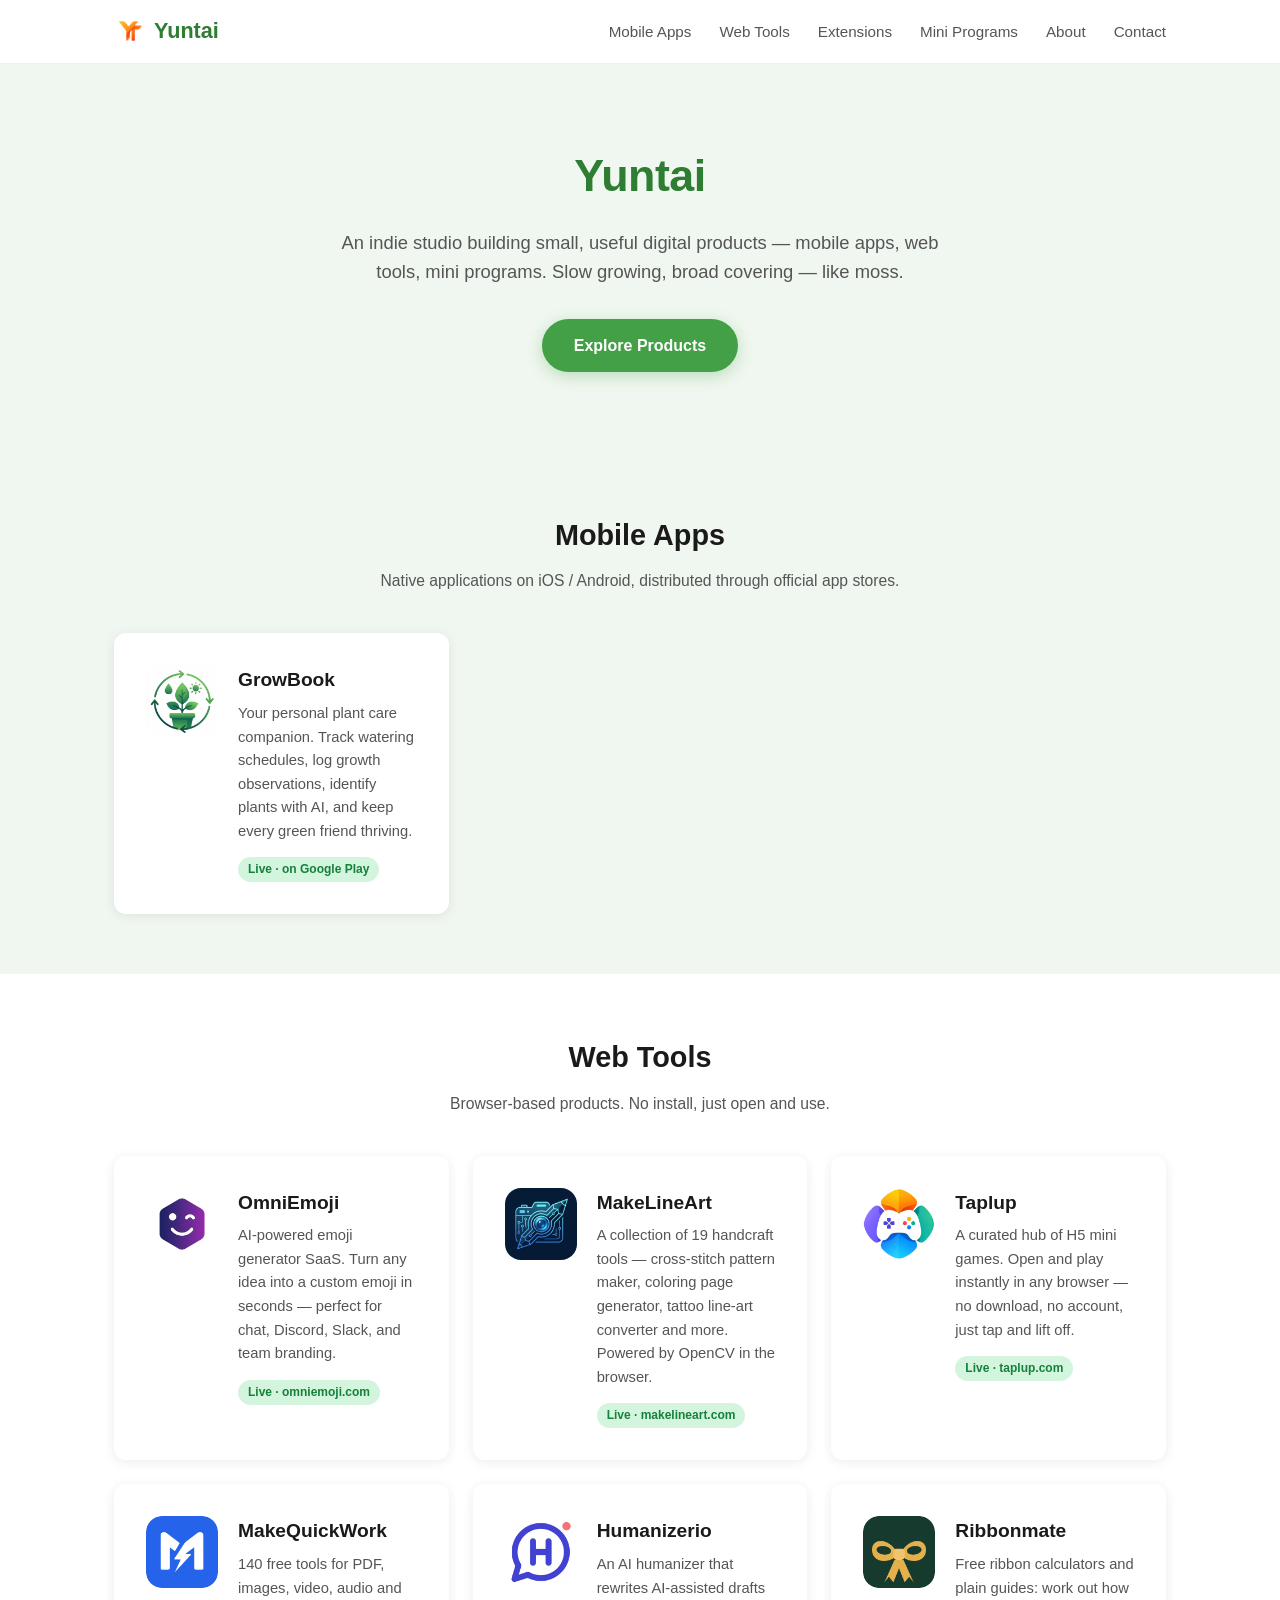
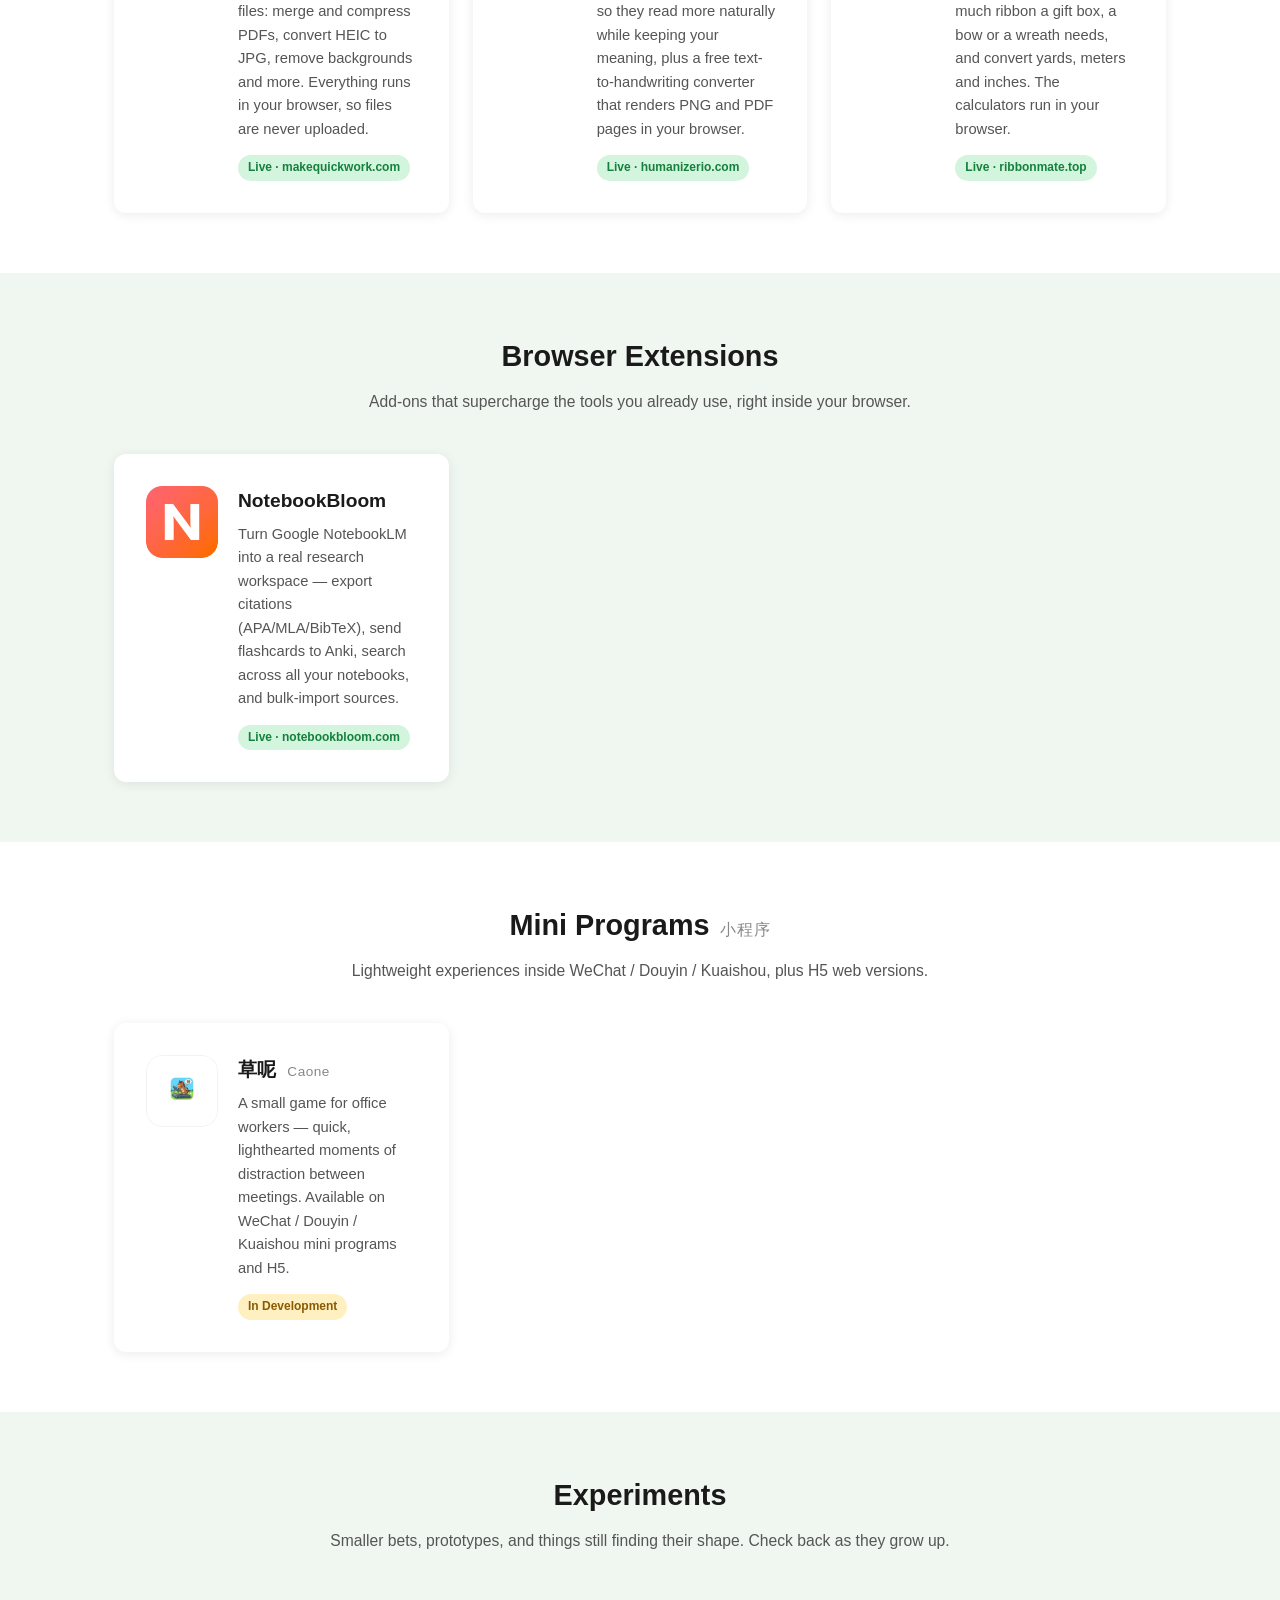
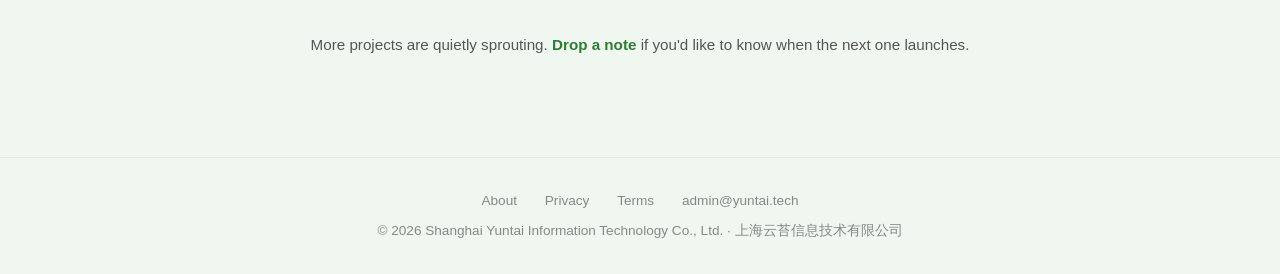
<file: index.html>
<!DOCTYPE html>
<html lang="en">
<head>
  <meta charset="UTF-8">
  <meta name="viewport" content="width=device-width, initial-scale=1.0">
  <title>Yuntai — Tiny digital products for everyday life</title>
  <meta name="description" content="Yuntai is an indie studio building mobile apps, web tools, and mini programs that quietly make everyday life simpler. Shanghai Yuntai Information Technology Co., Ltd.">

  <!-- Open Graph -->
  <meta property="og:type" content="website">
  <meta property="og:url" content="https://yuntai.tech/">
  <meta property="og:title" content="Yuntai — Tiny digital products for everyday life">
  <meta property="og:description" content="Indie studio building mobile apps, web tools, and mini programs. Slow growing, broad covering — like moss.">
  <meta property="og:image" content="https://yuntai.tech/assets/images/og-image.png">
  <meta property="og:site_name" content="Yuntai">

  <!-- Twitter Card -->
  <meta name="twitter:card" content="summary_large_image">
  <meta name="twitter:title" content="Yuntai — Tiny digital products for everyday life">
  <meta name="twitter:description" content="Indie studio building mobile apps, web tools, and mini programs.">
  <meta name="twitter:image" content="https://yuntai.tech/assets/images/og-image.png">

  <!-- Pinterest Domain Claim -->
  <meta name="p:domain_verify" content="89fad78abab264483515e409994a633a"/>

  <link rel="canonical" href="https://yuntai.tech/">
  <link rel="stylesheet" href="css/style.css">
  <link rel="icon" href="assets/images/yuntai_logo.png" type="image/png">
</head>
<body>

<nav class="nav">
  <div class="container">
    <a href="index.html" class="nav-brand">
      <img src="assets/images/yuntai_logo.png" alt="Yuntai" class="nav-logo">
      <span class="brand-text">Yuntai</span>
    </a>
    <button class="nav-toggle" aria-label="Menu">
      <span></span><span></span><span></span>
    </button>
    <ul class="nav-links">
      <li><a href="#mobile-apps">Mobile Apps</a></li>
      <li><a href="#web-tools">Web Tools</a></li>
      <li><a href="#extensions">Extensions</a></li>
      <li><a href="#mini-programs">Mini Programs</a></li>
      <li><a href="about.html">About</a></li>
      <li><a href="mailto:admin@yuntai.tech">Contact</a></li>
    </ul>
  </div>
</nav>

<section class="hero">
  <div class="container">
    <h1>Yuntai</h1>
    <p class="hero-tagline">An indie studio building small, useful digital products — mobile apps, web tools, mini programs. Slow growing, broad covering — like moss.</p>
    <div class="hero-meta">
      <a href="#mobile-apps" class="btn btn-primary">Explore Products</a>
    </div>
  </div>
</section>

<!-- ────────── Mobile Apps ────────── -->
<section id="mobile-apps" class="category-section">
  <div class="container">
    <div class="section-head">
      <h2>Mobile Apps</h2>
      <p class="section-desc">Native applications on iOS / Android, distributed through official app stores.</p>
    </div>
    <div class="apps-grid">

      <a href="growbook/index.html" class="app-card fade-in">
        <img src="assets/images/growbook_icon.png" alt="GrowBook">
        <div>
          <h3>GrowBook</h3>
          <p>Your personal plant care companion. Track watering schedules, log growth observations, identify plants with AI, and keep every green friend thriving.</p>
          <span class="badge badge-live">Live · on Google Play</span>
        </div>
      </a>

    </div>
  </div>
</section>

<!-- ────────── Web Tools ────────── -->
<section id="web-tools" class="category-section alt">
  <div class="container">
    <div class="section-head">
      <h2>Web Tools</h2>
      <p class="section-desc">Browser-based products. No install, just open and use.</p>
    </div>
    <div class="apps-grid">

      <a href="https://omniemoji.com" target="_blank" rel="noopener" class="app-card fade-in">
        <img src="assets/images/omniemoji_icon.png" alt="OmniEmoji">
        <div>
          <h3>OmniEmoji</h3>
          <p>AI-powered emoji generator SaaS. Turn any idea into a custom emoji in seconds — perfect for chat, Discord, Slack, and team branding.</p>
          <span class="badge badge-live">Live · omniemoji.com</span>
        </div>
      </a>

      <a href="https://makelineart.com" target="_blank" rel="noopener" class="app-card fade-in">
        <img src="assets/images/makelineart_icon.png" alt="MakeLineArt">
        <div>
          <h3>MakeLineArt</h3>
          <p>A collection of 19 handcraft tools — cross-stitch pattern maker, coloring page generator, tattoo line-art converter and more. Powered by OpenCV in the browser.</p>
          <span class="badge badge-live">Live · makelineart.com</span>
        </div>
      </a>

      <a href="https://taplup.com" target="_blank" rel="noopener" class="app-card fade-in">
        <img src="assets/images/taplup_icon.png" alt="Taplup">
        <div>
          <h3>Taplup</h3>
          <p>A curated hub of H5 mini games. Open and play instantly in any browser — no download, no account, just tap and lift off.</p>
          <span class="badge badge-live">Live · taplup.com</span>
        </div>
      </a>

      <a href="https://makequickwork.com" target="_blank" rel="noopener" class="app-card fade-in">
        <img src="assets/images/makequickwork_icon.png" alt="MakeQuickWork">
        <div>
          <h3>MakeQuickWork</h3>
          <p>140 free tools for PDF, images, video, audio and files: merge and compress PDFs, convert HEIC to JPG, remove backgrounds and more. Everything runs in your browser, so files are never uploaded.</p>
          <span class="badge badge-live">Live · makequickwork.com</span>
        </div>
      </a>

      <a href="https://humanizerio.com" target="_blank" rel="noopener" class="app-card fade-in">
        <img src="assets/images/humanizerio_icon.png" alt="Humanizerio">
        <div>
          <h3>Humanizerio</h3>
          <p>An AI humanizer that rewrites AI-assisted drafts so they read more naturally while keeping your meaning, plus a free text-to-handwriting converter that renders PNG and PDF pages in your browser.</p>
          <span class="badge badge-live">Live · humanizerio.com</span>
        </div>
      </a>

      <a href="https://ribbonmate.top" target="_blank" rel="noopener" class="app-card fade-in">
        <img src="assets/images/ribbonmate_icon.png" alt="Ribbonmate">
        <div>
          <h3>Ribbonmate</h3>
          <p>Free ribbon calculators and plain guides: work out how much ribbon a gift box, a bow or a wreath needs, and convert yards, meters and inches. The calculators run in your browser.</p>
          <span class="badge badge-live">Live · ribbonmate.top</span>
        </div>
      </a>

    </div>
  </div>
</section>

<!-- ────────── Browser Extensions ────────── -->
<section id="extensions" class="category-section">
  <div class="container">
    <div class="section-head">
      <h2>Browser Extensions</h2>
      <p class="section-desc">Add-ons that supercharge the tools you already use, right inside your browser.</p>
    </div>
    <div class="apps-grid">

      <a href="https://notebookbloom.com" target="_blank" rel="noopener" class="app-card fade-in">
        <img src="assets/images/notebookbloom_icon.png" alt="NotebookBloom">
        <div>
          <h3>NotebookBloom</h3>
          <p>Turn Google NotebookLM into a real research workspace — export citations (APA/MLA/BibTeX), send flashcards to Anki, search across all your notebooks, and bulk-import sources.</p>
          <span class="badge badge-live">Live · notebookbloom.com</span>
        </div>
      </a>

    </div>
  </div>
</section>

<!-- ────────── Mini Programs ────────── -->
<section id="mini-programs" class="category-section alt">
  <div class="container">
    <div class="section-head">
      <h2>Mini Programs <span class="section-zh">小程序</span></h2>
      <p class="section-desc">Lightweight experiences inside WeChat / Douyin / Kuaishou, plus H5 web versions.</p>
    </div>
    <div class="apps-grid">

      <div class="app-card fade-in app-card-static">
        <img src="assets/images/caone_logo.png" alt="草呢" class="app-icon-contain">
        <div>
          <h3>草呢 <span class="title-en">Caone</span></h3>
          <p>A small game for office workers — quick, lighthearted moments of distraction between meetings. Available on WeChat / Douyin / Kuaishou mini programs and H5.</p>
          <span class="badge badge-soon">In Development</span>
        </div>
      </div>

    </div>
  </div>
</section>

<!-- ────────── Experiments ────────── -->
<section id="experiments" class="category-section">
  <div class="container">
    <div class="section-head">
      <h2>Experiments</h2>
      <p class="section-desc">Smaller bets, prototypes, and things still finding their shape. Check back as they grow up.</p>
    </div>
    <div class="empty-state">
      <p>More projects are quietly sprouting. <a href="mailto:admin@yuntai.tech">Drop a note</a> if you'd like to know when the next one launches.</p>
    </div>
  </div>
</section>

<footer class="footer">
  <div class="container">
    <div class="footer-links">
      <a href="about.html">About</a>
      <a href="privacy.html">Privacy</a>
      <a href="terms.html">Terms</a>
      <a href="mailto:admin@yuntai.tech">admin@yuntai.tech</a>
    </div>
    <p>&copy; 2026 Shanghai Yuntai Information Technology Co., Ltd. · 上海云苔信息技术有限公司</p>
  </div>
</footer>

<script src="js/main.js"></script>
</body>
</html>
</file>
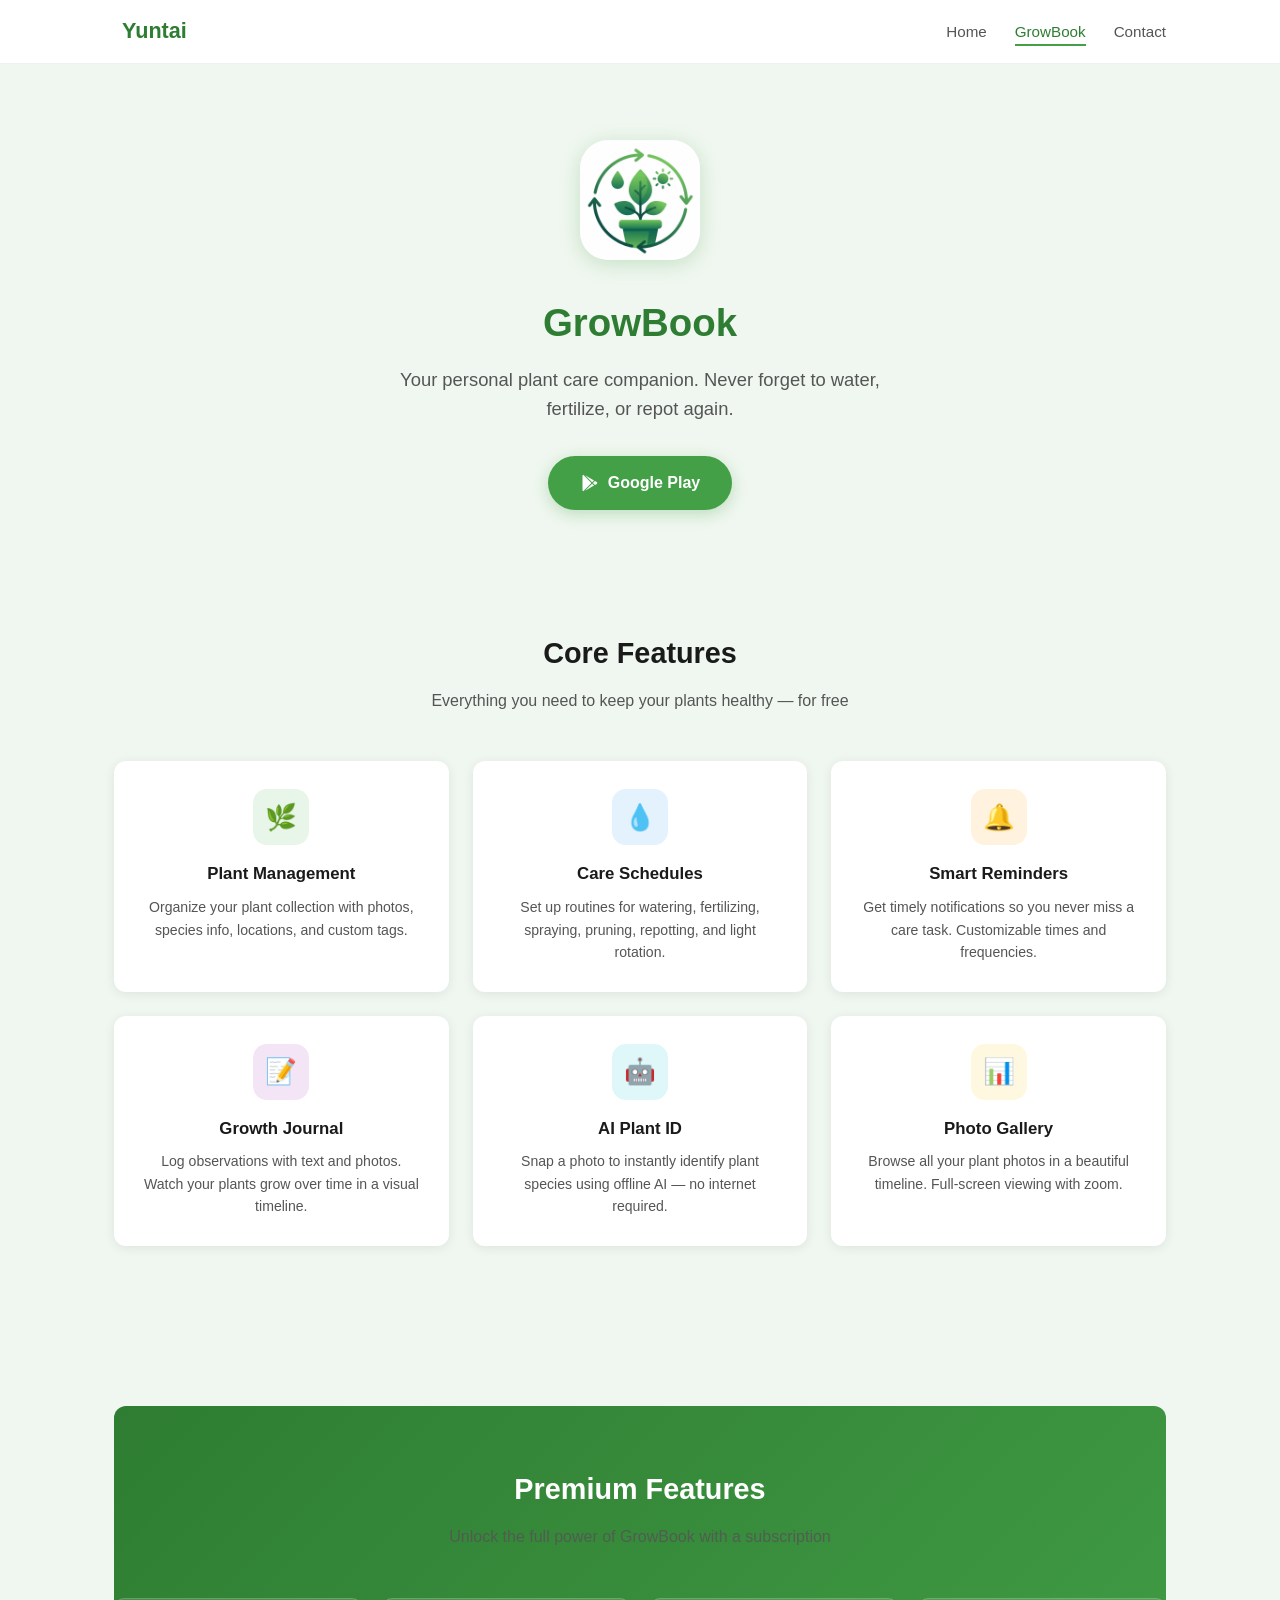
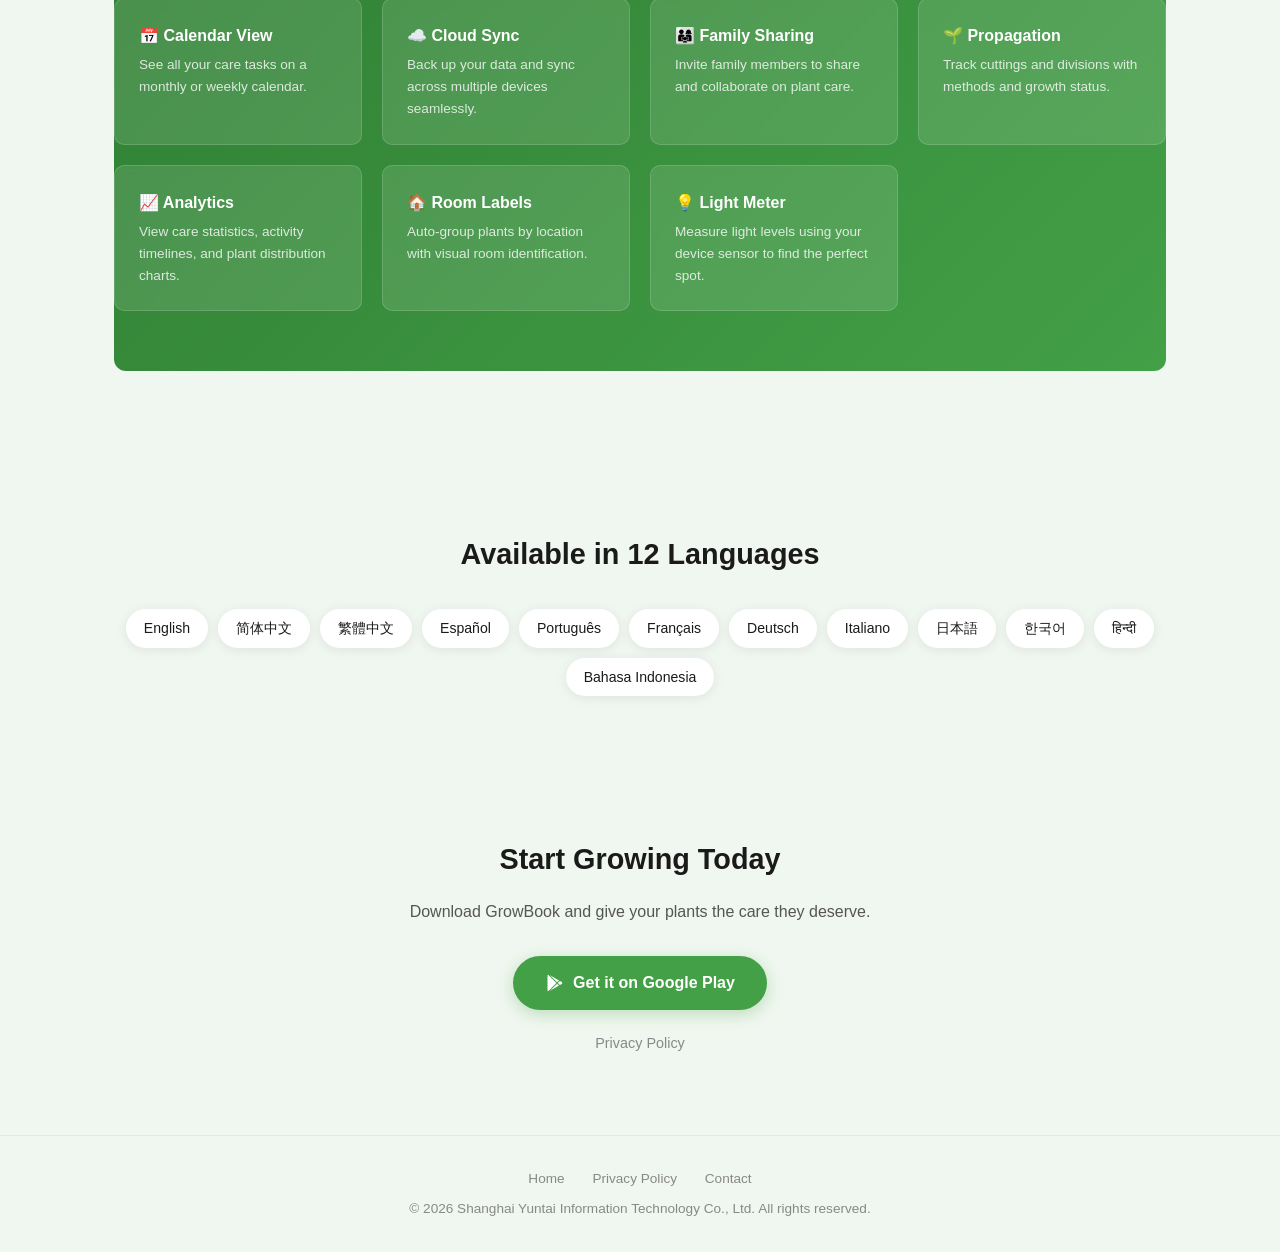
<file: growbook/index.html>
<!DOCTYPE html>
<html lang="en">
<head>
  <meta charset="UTF-8">
  <meta name="viewport" content="width=device-width, initial-scale=1.0">
  <title>GrowBook — Your Plant Care Companion</title>
  <meta name="description" content="GrowBook helps you track plant care schedules, log growth, identify plants with AI, and share your garden with family. Available on Google Play.">
  <link rel="stylesheet" href="../css/style.css">
  <link rel="icon" href="../assets/images/growbook_icon.png" type="image/png">
</head>
<body>

<nav class="nav">
  <div class="container">
    <a href="../index.html" class="nav-brand">
      <svg viewBox="0 0 28 28" fill="none"><circle cx="14" cy="14" r="13" stroke="#2E7D32" stroke-width="2"/><path d="M14 7v10M10 12l4-5 4 5" stroke="#43A047" stroke-width="2" stroke-linecap="round" stroke-linejoin="round"/><path d="M9 20c2-2 4-3 5-3s3 1 5 3" stroke="#2E7D32" stroke-width="2" stroke-linecap="round"/></svg>
      Yuntai
    </a>
    <button class="nav-toggle" aria-label="Menu">
      <span></span><span></span><span></span>
    </button>
    <ul class="nav-links">
      <li><a href="../index.html">Home</a></li>
      <li><a href="index.html" class="active">GrowBook</a></li>
      <li><a href="mailto:admin@yuntai.tech">Contact</a></li>
    </ul>
  </div>
</nav>

<section class="app-hero">
  <div class="container">
    <img src="../assets/images/growbook_icon.png" alt="GrowBook">
    <h1>GrowBook</h1>
    <p class="tagline">Your personal plant care companion. Never forget to water, fertilize, or repot again.</p>
    <a href="https://play.google.com/store/apps/details?id=com.yuntai.growbook" target="_blank" rel="noopener" class="btn btn-primary">
      <svg viewBox="0 0 24 24" fill="currentColor"><path d="M3,20.5V3.5C3,2.91 3.34,2.39 3.84,2.15L13.69,12L3.84,21.85C3.34,21.61 3,21.09 3,20.5M16.81,15.12L6.05,21.34L14.54,12.85L16.81,15.12M20.16,10.81C20.5,11.08 20.75,11.5 20.75,12C20.75,12.5 20.53,12.9 20.18,13.18L17.89,14.5L15.39,12L17.89,9.5L20.16,10.81M6.05,2.66L16.81,8.88L14.54,11.15L6.05,2.66Z"/></svg>
      Google Play
    </a>
  </div>
</section>

<section class="features">
  <div class="container">
    <h2 class="fade-in">Core Features</h2>
    <p class="subtitle fade-in">Everything you need to keep your plants healthy — for free</p>
    <div class="features-grid">

      <div class="feature-card fade-in">
        <div class="feature-icon" style="background:#E8F5E9">🌿</div>
        <h3>Plant Management</h3>
        <p>Organize your plant collection with photos, species info, locations, and custom tags.</p>
      </div>

      <div class="feature-card fade-in">
        <div class="feature-icon" style="background:#E3F2FD">💧</div>
        <h3>Care Schedules</h3>
        <p>Set up routines for watering, fertilizing, spraying, pruning, repotting, and light rotation.</p>
      </div>

      <div class="feature-card fade-in">
        <div class="feature-icon" style="background:#FFF3E0">🔔</div>
        <h3>Smart Reminders</h3>
        <p>Get timely notifications so you never miss a care task. Customizable times and frequencies.</p>
      </div>

      <div class="feature-card fade-in">
        <div class="feature-icon" style="background:#F3E5F5">📝</div>
        <h3>Growth Journal</h3>
        <p>Log observations with text and photos. Watch your plants grow over time in a visual timeline.</p>
      </div>

      <div class="feature-card fade-in">
        <div class="feature-icon" style="background:#E0F7FA">🤖</div>
        <h3>AI Plant ID</h3>
        <p>Snap a photo to instantly identify plant species using offline AI — no internet required.</p>
      </div>

      <div class="feature-card fade-in">
        <div class="feature-icon" style="background:#FFF8E1">📊</div>
        <h3>Photo Gallery</h3>
        <p>Browse all your plant photos in a beautiful timeline. Full-screen viewing with zoom.</p>
      </div>

    </div>
  </div>
</section>

<section class="features">
  <div class="container">
    <div class="premium fade-in">
      <h2>Premium Features</h2>
      <p class="subtitle">Unlock the full power of GrowBook with a subscription</p>
      <div class="premium-grid">

        <div class="premium-item">
          <h3>📅 Calendar View</h3>
          <p>See all your care tasks on a monthly or weekly calendar.</p>
        </div>

        <div class="premium-item">
          <h3>☁️ Cloud Sync</h3>
          <p>Back up your data and sync across multiple devices seamlessly.</p>
        </div>

        <div class="premium-item">
          <h3>👨‍👩‍👧 Family Sharing</h3>
          <p>Invite family members to share and collaborate on plant care.</p>
        </div>

        <div class="premium-item">
          <h3>🌱 Propagation</h3>
          <p>Track cuttings and divisions with methods and growth status.</p>
        </div>

        <div class="premium-item">
          <h3>📈 Analytics</h3>
          <p>View care statistics, activity timelines, and plant distribution charts.</p>
        </div>

        <div class="premium-item">
          <h3>🏠 Room Labels</h3>
          <p>Auto-group plants by location with visual room identification.</p>
        </div>

        <div class="premium-item">
          <h3>💡 Light Meter</h3>
          <p>Measure light levels using your device sensor to find the perfect spot.</p>
        </div>

      </div>
    </div>
  </div>
</section>

<section class="languages fade-in">
  <div class="container">
    <h2>Available in 12 Languages</h2>
    <div class="lang-tags">
      <span class="lang-tag">English</span>
      <span class="lang-tag">简体中文</span>
      <span class="lang-tag">繁體中文</span>
      <span class="lang-tag">Español</span>
      <span class="lang-tag">Português</span>
      <span class="lang-tag">Français</span>
      <span class="lang-tag">Deutsch</span>
      <span class="lang-tag">Italiano</span>
      <span class="lang-tag">日本語</span>
      <span class="lang-tag">한국어</span>
      <span class="lang-tag">हिन्दी</span>
      <span class="lang-tag">Bahasa Indonesia</span>
    </div>
  </div>
</section>

<section class="cta fade-in">
  <div class="container">
    <h2>Start Growing Today</h2>
    <p>Download GrowBook and give your plants the care they deserve.</p>
    <a href="https://play.google.com/store/apps/details?id=com.yuntai.growbook" target="_blank" rel="noopener" class="btn btn-primary">
      <svg viewBox="0 0 24 24" fill="currentColor"><path d="M3,20.5V3.5C3,2.91 3.34,2.39 3.84,2.15L13.69,12L3.84,21.85C3.34,21.61 3,21.09 3,20.5M16.81,15.12L6.05,21.34L14.54,12.85L16.81,15.12M20.16,10.81C20.5,11.08 20.75,11.5 20.75,12C20.75,12.5 20.53,12.9 20.18,13.18L17.89,14.5L15.39,12L17.89,9.5L20.16,10.81M6.05,2.66L16.81,8.88L14.54,11.15L6.05,2.66Z"/></svg>
      Get it on Google Play
    </a>
    <div class="cta-links">
      <a href="privacy.html">Privacy Policy</a>
    </div>
  </div>
</section>

<footer class="footer">
  <div class="container">
    <div class="footer-links">
      <a href="../index.html">Home</a>
      <a href="privacy.html">Privacy Policy</a>
      <a href="mailto:admin@yuntai.tech">Contact</a>
    </div>
    <p>&copy; 2026 Shanghai Yuntai Information Technology Co., Ltd. All rights reserved.</p>
  </div>
</footer>

<script src="../js/main.js"></script>
</body>
</html>
</file>
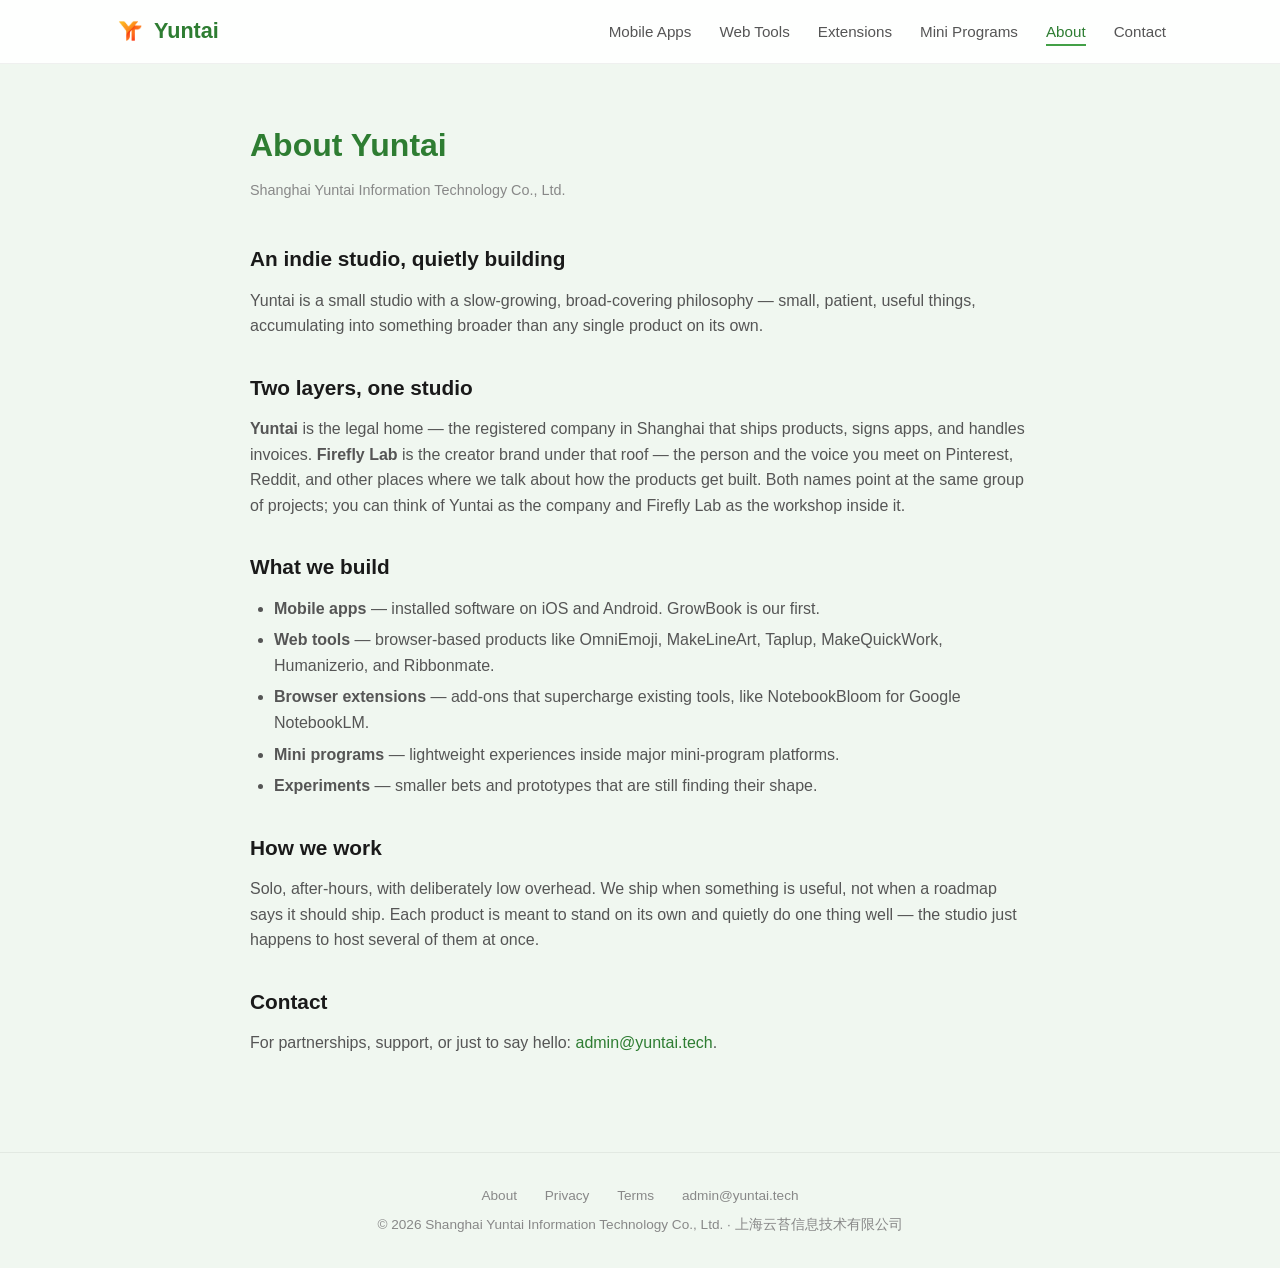
<file: about.html>
<!DOCTYPE html>
<html lang="en">
<head>
  <meta charset="UTF-8">
  <meta name="viewport" content="width=device-width, initial-scale=1.0">
  <title>About — Yuntai</title>
  <meta name="description" content="About Yuntai — Shanghai Yuntai Information Technology Co., Ltd. and the Firefly Lab indie creator brand behind our products.">
  <link rel="canonical" href="https://yuntai.tech/about.html">
  <link rel="stylesheet" href="css/style.css">
  <link rel="icon" href="assets/images/yuntai_logo.png" type="image/png">
</head>
<body>

<nav class="nav">
  <div class="container">
    <a href="index.html" class="nav-brand">
      <img src="assets/images/yuntai_logo.png" alt="Yuntai" class="nav-logo">
      <span class="brand-text">Yuntai</span>
    </a>
    <button class="nav-toggle" aria-label="Menu">
      <span></span><span></span><span></span>
    </button>
    <ul class="nav-links">
      <li><a href="index.html#mobile-apps">Mobile Apps</a></li>
      <li><a href="index.html#web-tools">Web Tools</a></li>
      <li><a href="index.html#extensions">Extensions</a></li>
      <li><a href="index.html#mini-programs">Mini Programs</a></li>
      <li><a href="about.html" class="active">About</a></li>
      <li><a href="mailto:admin@yuntai.tech">Contact</a></li>
    </ul>
  </div>
</nav>

<main class="page-content">
  <h1>About Yuntai</h1>
  <p class="last-updated">Shanghai Yuntai Information Technology Co., Ltd.</p>

  <h2>An indie studio, quietly building</h2>
  <p>
    Yuntai is a small studio with a slow-growing, broad-covering philosophy — small, patient, useful things, accumulating into something broader than any single product on its own.
  </p>

  <h2>Two layers, one studio</h2>
  <p>
    <strong>Yuntai</strong> is the legal home — the registered company in Shanghai that ships products, signs apps, and handles invoices.
    <strong>Firefly Lab</strong> is the creator brand under that roof — the person and the voice you meet on Pinterest, Reddit, and other places where we talk about how the products get built.
    Both names point at the same group of projects; you can think of Yuntai as the company and Firefly Lab as the workshop inside it.
  </p>

  <h2>What we build</h2>
  <ul>
    <li><strong>Mobile apps</strong> — installed software on iOS and Android. GrowBook is our first.</li>
    <li><strong>Web tools</strong> — browser-based products like OmniEmoji, MakeLineArt, Taplup, MakeQuickWork, Humanizerio, and Ribbonmate.</li>
    <li><strong>Browser extensions</strong> — add-ons that supercharge existing tools, like NotebookBloom for Google NotebookLM.</li>
    <li><strong>Mini programs</strong> — lightweight experiences inside major mini-program platforms.</li>
    <li><strong>Experiments</strong> — smaller bets and prototypes that are still finding their shape.</li>
  </ul>

  <h2>How we work</h2>
  <p>
    Solo, after-hours, with deliberately low overhead. We ship when something is useful, not when a roadmap says it should ship. Each product is meant to stand on its own and quietly do one thing well — the studio just happens to host several of them at once.
  </p>

  <h2>Contact</h2>
  <p>
    For partnerships, support, or just to say hello: <a href="mailto:admin@yuntai.tech">admin@yuntai.tech</a>.
  </p>
</main>

<footer class="footer">
  <div class="container">
    <div class="footer-links">
      <a href="about.html">About</a>
      <a href="privacy.html">Privacy</a>
      <a href="terms.html">Terms</a>
      <a href="mailto:admin@yuntai.tech">admin@yuntai.tech</a>
    </div>
    <p>&copy; 2026 Shanghai Yuntai Information Technology Co., Ltd. · 上海云苔信息技术有限公司</p>
  </div>
</footer>

<script src="js/main.js"></script>
</body>
</html>
</file>
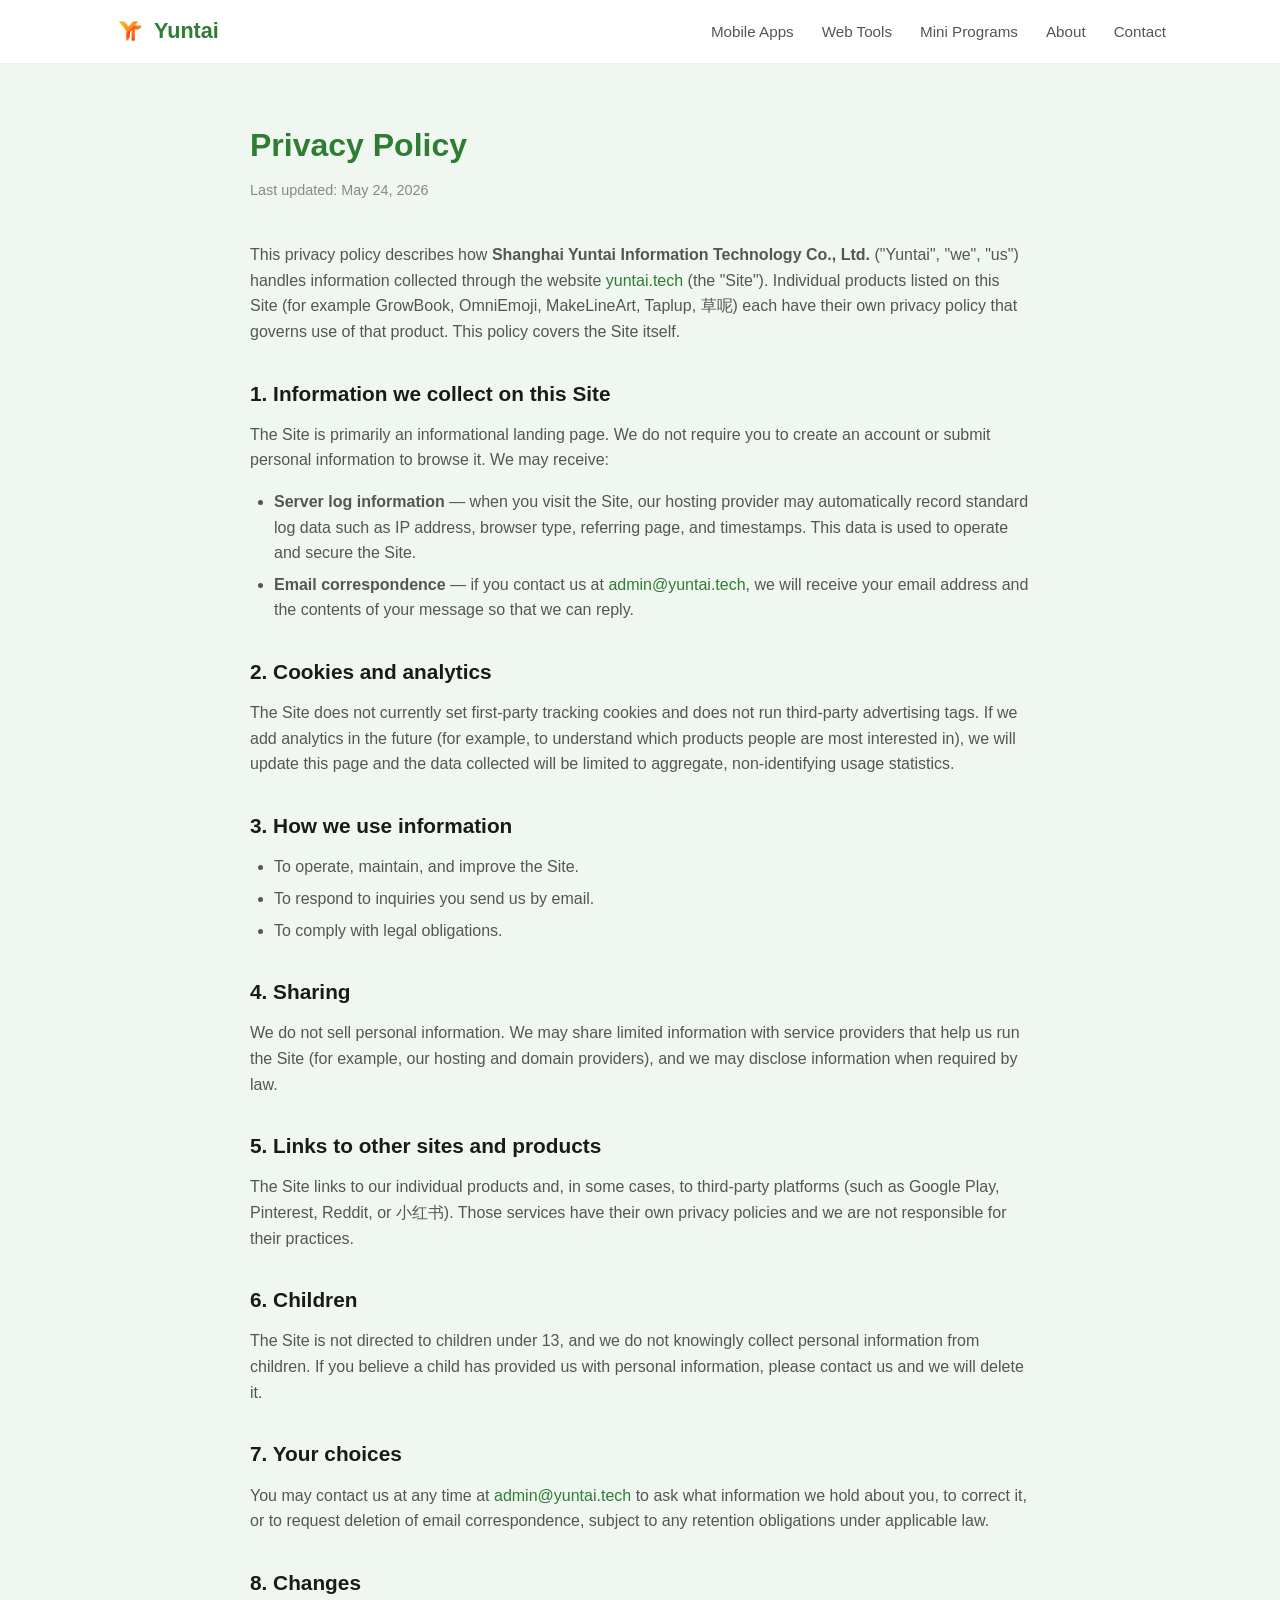
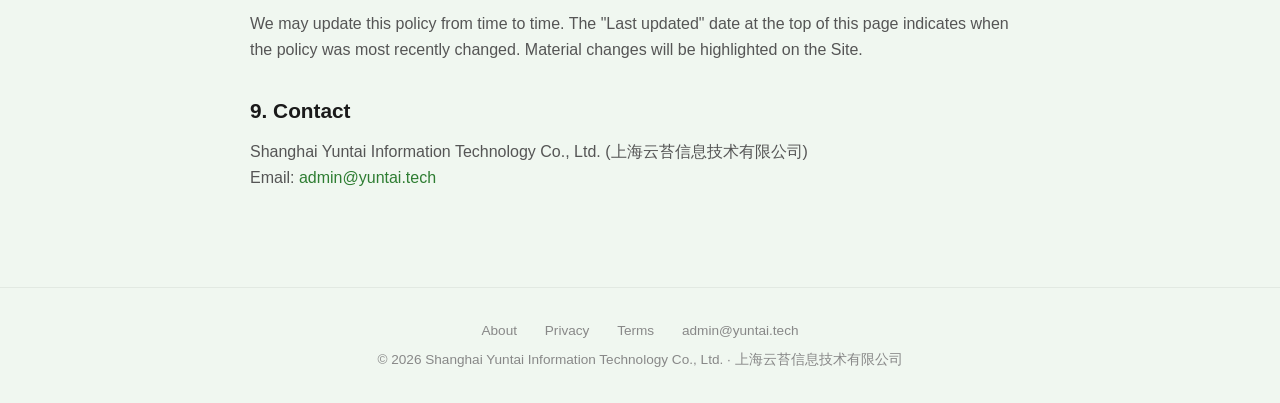
<file: privacy.html>
<!DOCTYPE html>
<html lang="en">
<head>
  <meta charset="UTF-8">
  <meta name="viewport" content="width=device-width, initial-scale=1.0">
  <title>Privacy Policy — Yuntai</title>
  <meta name="description" content="Privacy policy for the yuntai.tech website operated by Shanghai Yuntai Information Technology Co., Ltd.">
  <link rel="canonical" href="https://yuntai.tech/privacy.html">
  <link rel="stylesheet" href="css/style.css">
  <link rel="icon" href="assets/images/yuntai_logo.png" type="image/png">
</head>
<body>

<nav class="nav">
  <div class="container">
    <a href="index.html" class="nav-brand">
      <img src="assets/images/yuntai_logo.png" alt="Yuntai" class="nav-logo">
      <span class="brand-text">Yuntai</span>
    </a>
    <button class="nav-toggle" aria-label="Menu">
      <span></span><span></span><span></span>
    </button>
    <ul class="nav-links">
      <li><a href="index.html#mobile-apps">Mobile Apps</a></li>
      <li><a href="index.html#web-tools">Web Tools</a></li>
      <li><a href="index.html#mini-programs">Mini Programs</a></li>
      <li><a href="about.html">About</a></li>
      <li><a href="mailto:admin@yuntai.tech">Contact</a></li>
    </ul>
  </div>
</nav>

<main class="page-content">
  <h1>Privacy Policy</h1>
  <p class="last-updated">Last updated: May 24, 2026</p>

  <p>
    This privacy policy describes how <strong>Shanghai Yuntai Information Technology Co., Ltd.</strong> ("Yuntai", "we", "us") handles information collected through the website <a href="https://yuntai.tech">yuntai.tech</a> (the "Site").
    Individual products listed on this Site (for example GrowBook, OmniEmoji, MakeLineArt, Taplup, 草呢) each have their own privacy policy that governs use of that product. This policy covers the Site itself.
  </p>

  <h2>1. Information we collect on this Site</h2>
  <p>The Site is primarily an informational landing page. We do not require you to create an account or submit personal information to browse it. We may receive:</p>
  <ul>
    <li><strong>Server log information</strong> — when you visit the Site, our hosting provider may automatically record standard log data such as IP address, browser type, referring page, and timestamps. This data is used to operate and secure the Site.</li>
    <li><strong>Email correspondence</strong> — if you contact us at <a href="mailto:admin@yuntai.tech">admin@yuntai.tech</a>, we will receive your email address and the contents of your message so that we can reply.</li>
  </ul>

  <h2>2. Cookies and analytics</h2>
  <p>
    The Site does not currently set first-party tracking cookies and does not run third-party advertising tags. If we add analytics in the future (for example, to understand which products people are most interested in), we will update this page and the data collected will be limited to aggregate, non-identifying usage statistics.
  </p>

  <h2>3. How we use information</h2>
  <ul>
    <li>To operate, maintain, and improve the Site.</li>
    <li>To respond to inquiries you send us by email.</li>
    <li>To comply with legal obligations.</li>
  </ul>

  <h2>4. Sharing</h2>
  <p>
    We do not sell personal information. We may share limited information with service providers that help us run the Site (for example, our hosting and domain providers), and we may disclose information when required by law.
  </p>

  <h2>5. Links to other sites and products</h2>
  <p>
    The Site links to our individual products and, in some cases, to third-party platforms (such as Google Play, Pinterest, Reddit, or 小红书). Those services have their own privacy policies and we are not responsible for their practices.
  </p>

  <h2>6. Children</h2>
  <p>
    The Site is not directed to children under 13, and we do not knowingly collect personal information from children. If you believe a child has provided us with personal information, please contact us and we will delete it.
  </p>

  <h2>7. Your choices</h2>
  <p>
    You may contact us at any time at <a href="mailto:admin@yuntai.tech">admin@yuntai.tech</a> to ask what information we hold about you, to correct it, or to request deletion of email correspondence, subject to any retention obligations under applicable law.
  </p>

  <h2>8. Changes</h2>
  <p>
    We may update this policy from time to time. The "Last updated" date at the top of this page indicates when the policy was most recently changed. Material changes will be highlighted on the Site.
  </p>

  <h2>9. Contact</h2>
  <p>
    Shanghai Yuntai Information Technology Co., Ltd. (上海云苔信息技术有限公司)<br>
    Email: <a href="mailto:admin@yuntai.tech">admin@yuntai.tech</a>
  </p>
</main>

<footer class="footer">
  <div class="container">
    <div class="footer-links">
      <a href="about.html">About</a>
      <a href="privacy.html">Privacy</a>
      <a href="terms.html">Terms</a>
      <a href="mailto:admin@yuntai.tech">admin@yuntai.tech</a>
    </div>
    <p>&copy; 2026 Shanghai Yuntai Information Technology Co., Ltd. · 上海云苔信息技术有限公司</p>
  </div>
</footer>

<script src="js/main.js"></script>
</body>
</html>
</file>
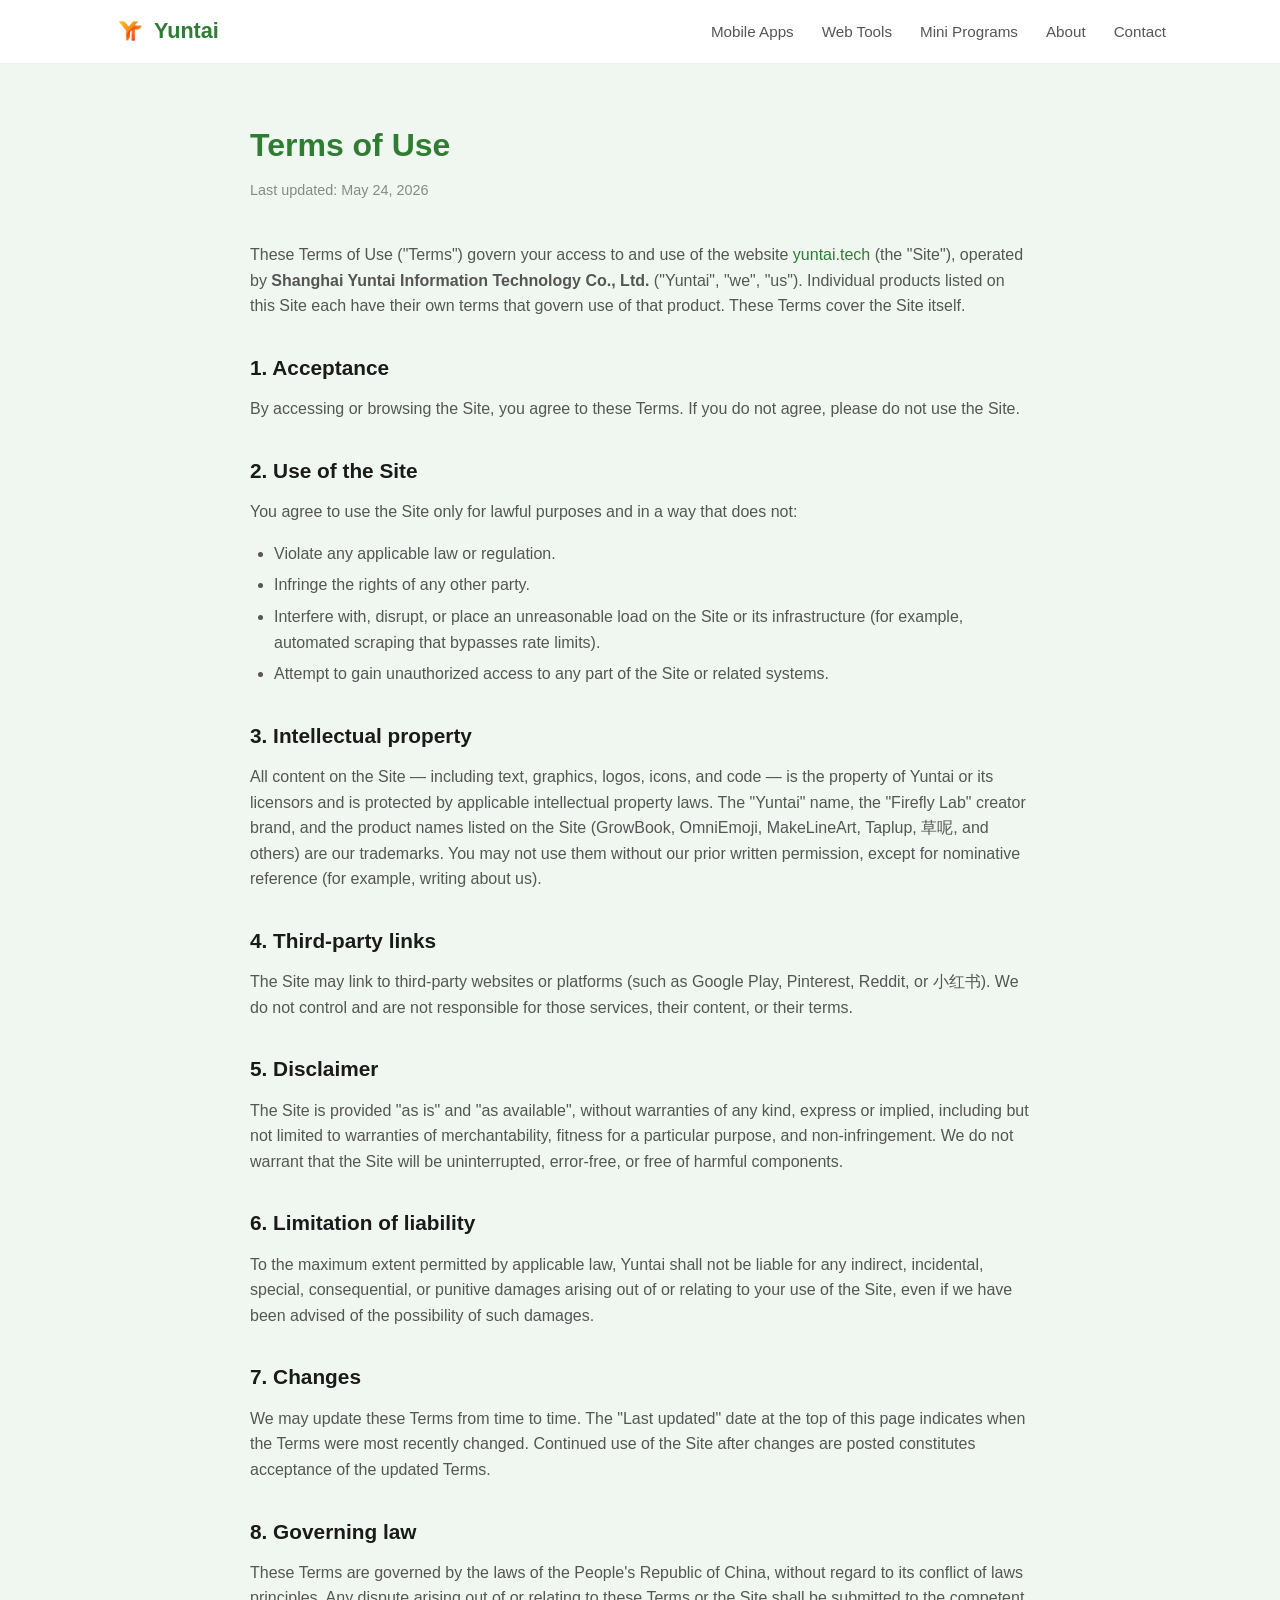
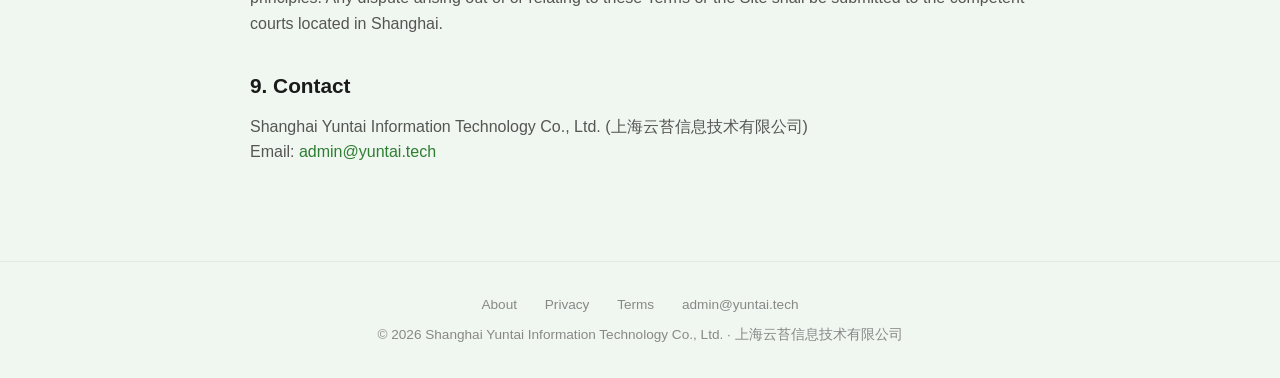
<file: terms.html>
<!DOCTYPE html>
<html lang="en">
<head>
  <meta charset="UTF-8">
  <meta name="viewport" content="width=device-width, initial-scale=1.0">
  <title>Terms of Use — Yuntai</title>
  <meta name="description" content="Terms of use for the yuntai.tech website operated by Shanghai Yuntai Information Technology Co., Ltd.">
  <link rel="canonical" href="https://yuntai.tech/terms.html">
  <link rel="stylesheet" href="css/style.css">
  <link rel="icon" href="assets/images/yuntai_logo.png" type="image/png">
</head>
<body>

<nav class="nav">
  <div class="container">
    <a href="index.html" class="nav-brand">
      <img src="assets/images/yuntai_logo.png" alt="Yuntai" class="nav-logo">
      <span class="brand-text">Yuntai</span>
    </a>
    <button class="nav-toggle" aria-label="Menu">
      <span></span><span></span><span></span>
    </button>
    <ul class="nav-links">
      <li><a href="index.html#mobile-apps">Mobile Apps</a></li>
      <li><a href="index.html#web-tools">Web Tools</a></li>
      <li><a href="index.html#mini-programs">Mini Programs</a></li>
      <li><a href="about.html">About</a></li>
      <li><a href="mailto:admin@yuntai.tech">Contact</a></li>
    </ul>
  </div>
</nav>

<main class="page-content">
  <h1>Terms of Use</h1>
  <p class="last-updated">Last updated: May 24, 2026</p>

  <p>
    These Terms of Use ("Terms") govern your access to and use of the website <a href="https://yuntai.tech">yuntai.tech</a> (the "Site"), operated by <strong>Shanghai Yuntai Information Technology Co., Ltd.</strong> ("Yuntai", "we", "us").
    Individual products listed on this Site each have their own terms that govern use of that product. These Terms cover the Site itself.
  </p>

  <h2>1. Acceptance</h2>
  <p>
    By accessing or browsing the Site, you agree to these Terms. If you do not agree, please do not use the Site.
  </p>

  <h2>2. Use of the Site</h2>
  <p>You agree to use the Site only for lawful purposes and in a way that does not:</p>
  <ul>
    <li>Violate any applicable law or regulation.</li>
    <li>Infringe the rights of any other party.</li>
    <li>Interfere with, disrupt, or place an unreasonable load on the Site or its infrastructure (for example, automated scraping that bypasses rate limits).</li>
    <li>Attempt to gain unauthorized access to any part of the Site or related systems.</li>
  </ul>

  <h2>3. Intellectual property</h2>
  <p>
    All content on the Site — including text, graphics, logos, icons, and code — is the property of Yuntai or its licensors and is protected by applicable intellectual property laws. The "Yuntai" name, the "Firefly Lab" creator brand, and the product names listed on the Site (GrowBook, OmniEmoji, MakeLineArt, Taplup, 草呢, and others) are our trademarks. You may not use them without our prior written permission, except for nominative reference (for example, writing about us).
  </p>

  <h2>4. Third-party links</h2>
  <p>
    The Site may link to third-party websites or platforms (such as Google Play, Pinterest, Reddit, or 小红书). We do not control and are not responsible for those services, their content, or their terms.
  </p>

  <h2>5. Disclaimer</h2>
  <p>
    The Site is provided "as is" and "as available", without warranties of any kind, express or implied, including but not limited to warranties of merchantability, fitness for a particular purpose, and non-infringement. We do not warrant that the Site will be uninterrupted, error-free, or free of harmful components.
  </p>

  <h2>6. Limitation of liability</h2>
  <p>
    To the maximum extent permitted by applicable law, Yuntai shall not be liable for any indirect, incidental, special, consequential, or punitive damages arising out of or relating to your use of the Site, even if we have been advised of the possibility of such damages.
  </p>

  <h2>7. Changes</h2>
  <p>
    We may update these Terms from time to time. The "Last updated" date at the top of this page indicates when the Terms were most recently changed. Continued use of the Site after changes are posted constitutes acceptance of the updated Terms.
  </p>

  <h2>8. Governing law</h2>
  <p>
    These Terms are governed by the laws of the People's Republic of China, without regard to its conflict of laws principles. Any dispute arising out of or relating to these Terms or the Site shall be submitted to the competent courts located in Shanghai.
  </p>

  <h2>9. Contact</h2>
  <p>
    Shanghai Yuntai Information Technology Co., Ltd. (上海云苔信息技术有限公司)<br>
    Email: <a href="mailto:admin@yuntai.tech">admin@yuntai.tech</a>
  </p>
</main>

<footer class="footer">
  <div class="container">
    <div class="footer-links">
      <a href="about.html">About</a>
      <a href="privacy.html">Privacy</a>
      <a href="terms.html">Terms</a>
      <a href="mailto:admin@yuntai.tech">admin@yuntai.tech</a>
    </div>
    <p>&copy; 2026 Shanghai Yuntai Information Technology Co., Ltd. · 上海云苔信息技术有限公司</p>
  </div>
</footer>

<script src="js/main.js"></script>
</body>
</html>
</file>
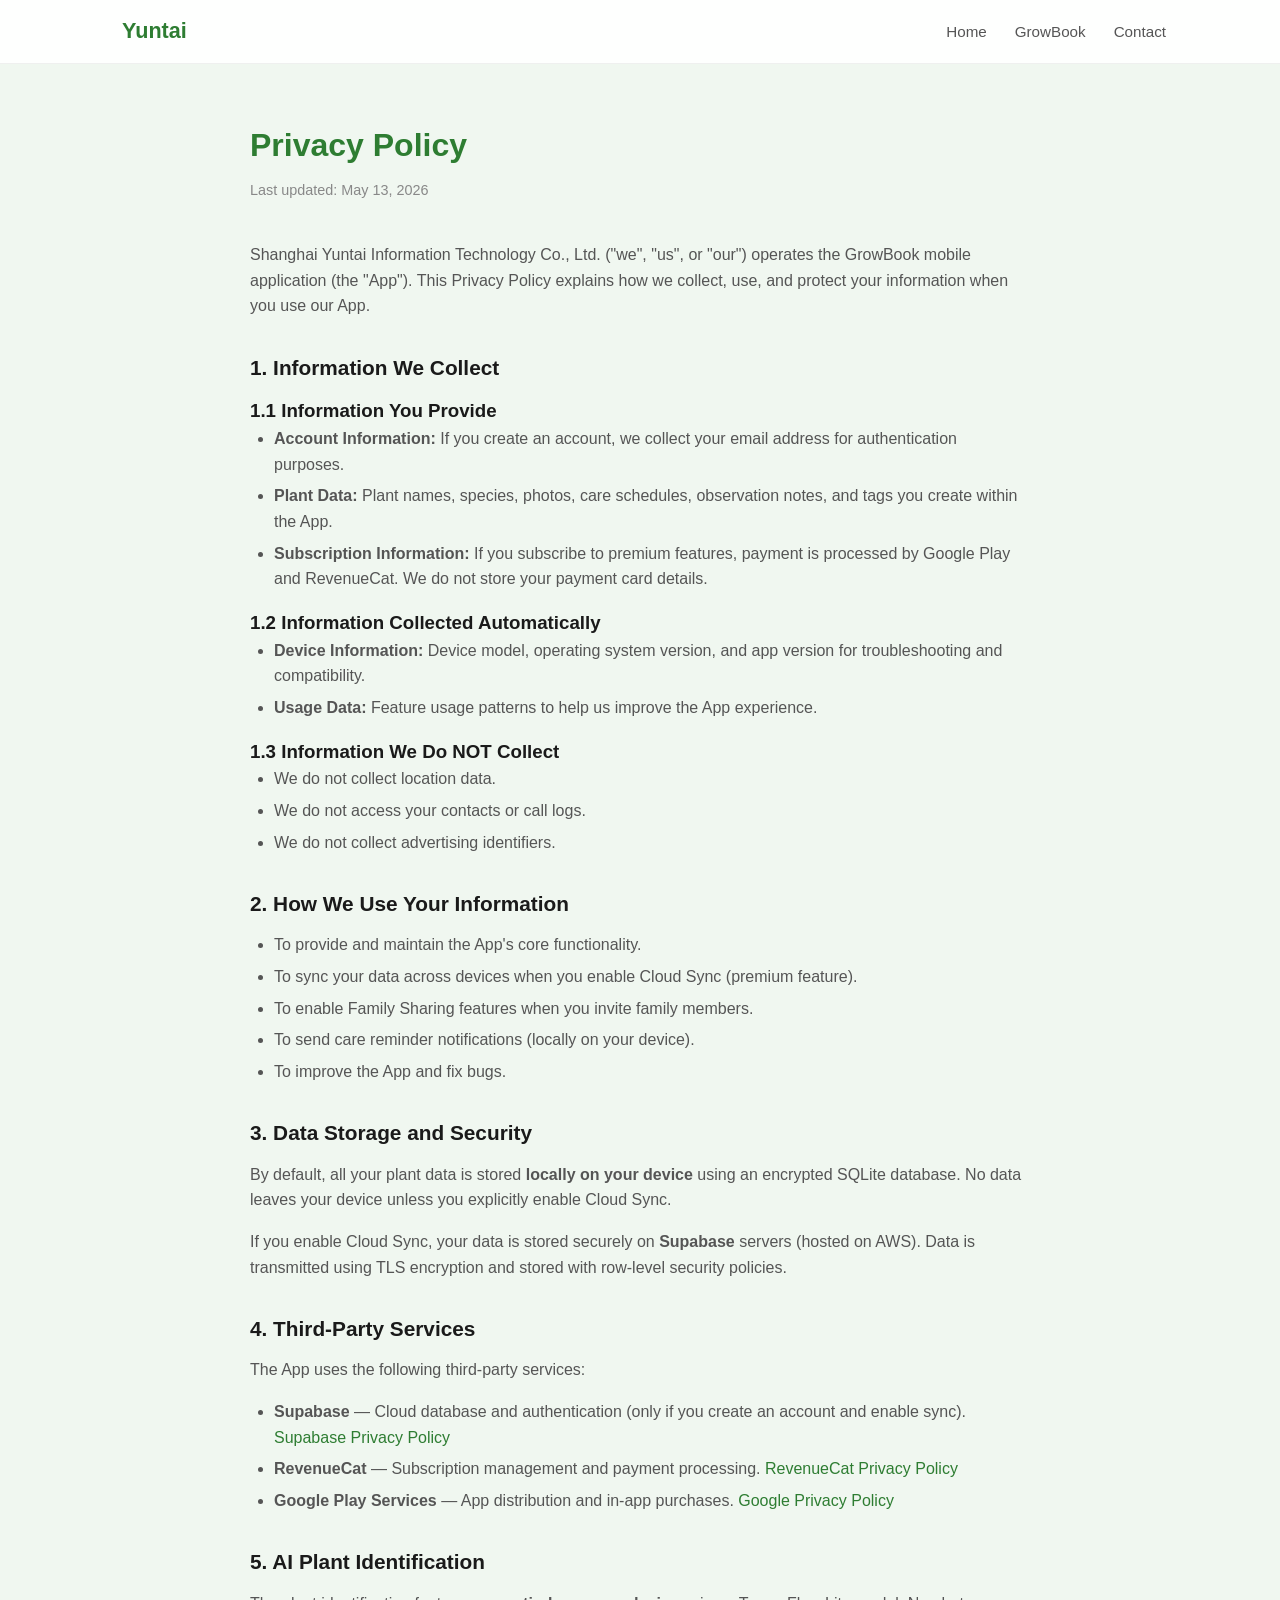
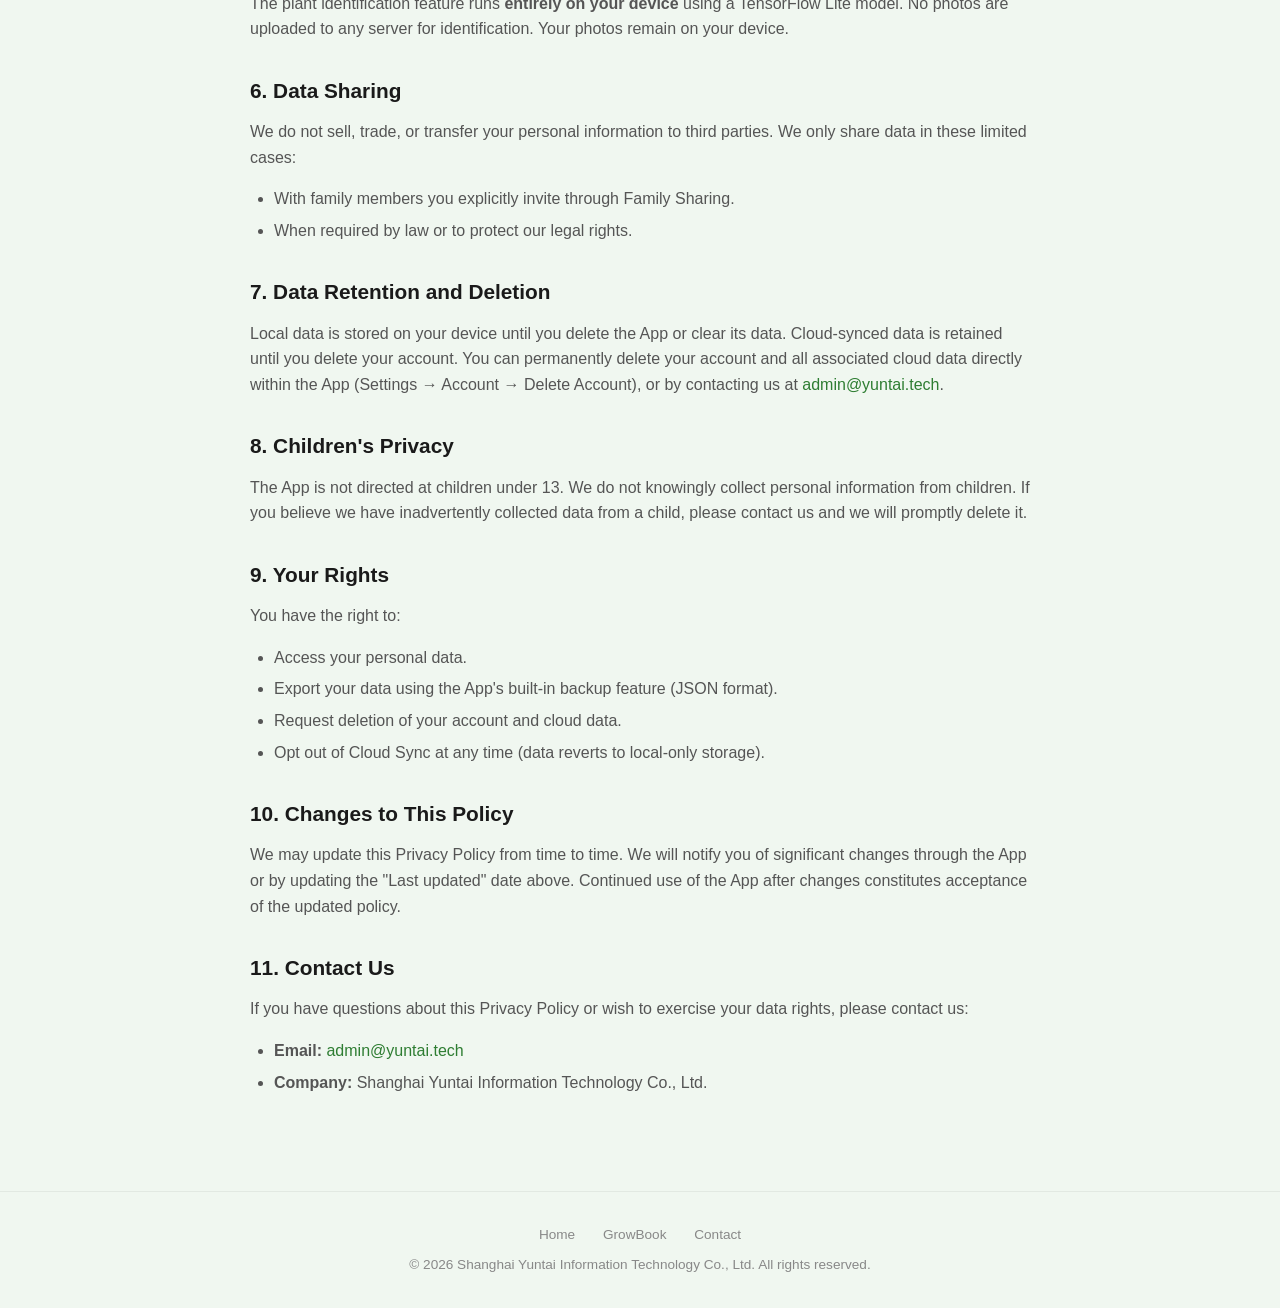
<file: growbook/privacy.html>
<!DOCTYPE html>
<html lang="en">
<head>
  <meta charset="UTF-8">
  <meta name="viewport" content="width=device-width, initial-scale=1.0">
  <title>Privacy Policy — GrowBook</title>
  <meta name="description" content="Privacy Policy for GrowBook, a plant care tracking application by Shanghai Yuntai Information Technology Co., Ltd.">
  <link rel="stylesheet" href="../css/style.css">
  <link rel="icon" href="../assets/images/growbook_icon.png" type="image/png">
</head>
<body>

<nav class="nav">
  <div class="container">
    <a href="../index.html" class="nav-brand">
      <svg viewBox="0 0 28 28" fill="none"><circle cx="14" cy="14" r="13" stroke="#2E7D32" stroke-width="2"/><path d="M14 7v10M10 12l4-5 4 5" stroke="#43A047" stroke-width="2" stroke-linecap="round" stroke-linejoin="round"/><path d="M9 20c2-2 4-3 5-3s3 1 5 3" stroke="#2E7D32" stroke-width="2" stroke-linecap="round"/></svg>
      Yuntai
    </a>
    <button class="nav-toggle" aria-label="Menu">
      <span></span><span></span><span></span>
    </button>
    <ul class="nav-links">
      <li><a href="../index.html">Home</a></li>
      <li><a href="index.html">GrowBook</a></li>
      <li><a href="mailto:admin@yuntai.tech">Contact</a></li>
    </ul>
  </div>
</nav>

<div class="page-content container">

  <h1>Privacy Policy</h1>
  <p class="last-updated">Last updated: May 13, 2026</p>

  <p>Shanghai Yuntai Information Technology Co., Ltd. ("we", "us", or "our") operates the GrowBook mobile application (the "App"). This Privacy Policy explains how we collect, use, and protect your information when you use our App.</p>

  <h2>1. Information We Collect</h2>

  <h3>1.1 Information You Provide</h3>
  <ul>
    <li><strong>Account Information:</strong> If you create an account, we collect your email address for authentication purposes.</li>
    <li><strong>Plant Data:</strong> Plant names, species, photos, care schedules, observation notes, and tags you create within the App.</li>
    <li><strong>Subscription Information:</strong> If you subscribe to premium features, payment is processed by Google Play and RevenueCat. We do not store your payment card details.</li>
  </ul>

  <h3>1.2 Information Collected Automatically</h3>
  <ul>
    <li><strong>Device Information:</strong> Device model, operating system version, and app version for troubleshooting and compatibility.</li>
    <li><strong>Usage Data:</strong> Feature usage patterns to help us improve the App experience.</li>
  </ul>

  <h3>1.3 Information We Do NOT Collect</h3>
  <ul>
    <li>We do not collect location data.</li>
    <li>We do not access your contacts or call logs.</li>
    <li>We do not collect advertising identifiers.</li>
  </ul>

  <h2>2. How We Use Your Information</h2>
  <ul>
    <li>To provide and maintain the App's core functionality.</li>
    <li>To sync your data across devices when you enable Cloud Sync (premium feature).</li>
    <li>To enable Family Sharing features when you invite family members.</li>
    <li>To send care reminder notifications (locally on your device).</li>
    <li>To improve the App and fix bugs.</li>
  </ul>

  <h2>3. Data Storage and Security</h2>
  <p>By default, all your plant data is stored <strong>locally on your device</strong> using an encrypted SQLite database. No data leaves your device unless you explicitly enable Cloud Sync.</p>
  <p>If you enable Cloud Sync, your data is stored securely on <strong>Supabase</strong> servers (hosted on AWS). Data is transmitted using TLS encryption and stored with row-level security policies.</p>

  <h2>4. Third-Party Services</h2>
  <p>The App uses the following third-party services:</p>
  <ul>
    <li><strong>Supabase</strong> — Cloud database and authentication (only if you create an account and enable sync). <a href="https://supabase.com/privacy" target="_blank">Supabase Privacy Policy</a></li>
    <li><strong>RevenueCat</strong> — Subscription management and payment processing. <a href="https://www.revenuecat.com/privacy" target="_blank">RevenueCat Privacy Policy</a></li>
    <li><strong>Google Play Services</strong> — App distribution and in-app purchases. <a href="https://policies.google.com/privacy" target="_blank">Google Privacy Policy</a></li>
  </ul>

  <h2>5. AI Plant Identification</h2>
  <p>The plant identification feature runs <strong>entirely on your device</strong> using a TensorFlow Lite model. No photos are uploaded to any server for identification. Your photos remain on your device.</p>

  <h2>6. Data Sharing</h2>
  <p>We do not sell, trade, or transfer your personal information to third parties. We only share data in these limited cases:</p>
  <ul>
    <li>With family members you explicitly invite through Family Sharing.</li>
    <li>When required by law or to protect our legal rights.</li>
  </ul>

  <h2>7. Data Retention and Deletion</h2>
  <p>Local data is stored on your device until you delete the App or clear its data. Cloud-synced data is retained until you delete your account. You can permanently delete your account and all associated cloud data directly within the App (Settings → Account → Delete Account), or by contacting us at <a href="mailto:admin@yuntai.tech">admin@yuntai.tech</a>.</p>

  <h2>8. Children's Privacy</h2>
  <p>The App is not directed at children under 13. We do not knowingly collect personal information from children. If you believe we have inadvertently collected data from a child, please contact us and we will promptly delete it.</p>

  <h2>9. Your Rights</h2>
  <p>You have the right to:</p>
  <ul>
    <li>Access your personal data.</li>
    <li>Export your data using the App's built-in backup feature (JSON format).</li>
    <li>Request deletion of your account and cloud data.</li>
    <li>Opt out of Cloud Sync at any time (data reverts to local-only storage).</li>
  </ul>

  <h2>10. Changes to This Policy</h2>
  <p>We may update this Privacy Policy from time to time. We will notify you of significant changes through the App or by updating the "Last updated" date above. Continued use of the App after changes constitutes acceptance of the updated policy.</p>

  <h2>11. Contact Us</h2>
  <p>If you have questions about this Privacy Policy or wish to exercise your data rights, please contact us:</p>
  <ul>
    <li><strong>Email:</strong> <a href="mailto:admin@yuntai.tech">admin@yuntai.tech</a></li>
    <li><strong>Company:</strong> Shanghai Yuntai Information Technology Co., Ltd.</li>
  </ul>

</div>

<footer class="footer">
  <div class="container">
    <div class="footer-links">
      <a href="../index.html">Home</a>
      <a href="index.html">GrowBook</a>
      <a href="mailto:admin@yuntai.tech">Contact</a>
    </div>
    <p>&copy; 2026 Shanghai Yuntai Information Technology Co., Ltd. All rights reserved.</p>
  </div>
</footer>

<script src="../js/main.js"></script>
</body>
</html>
</file>
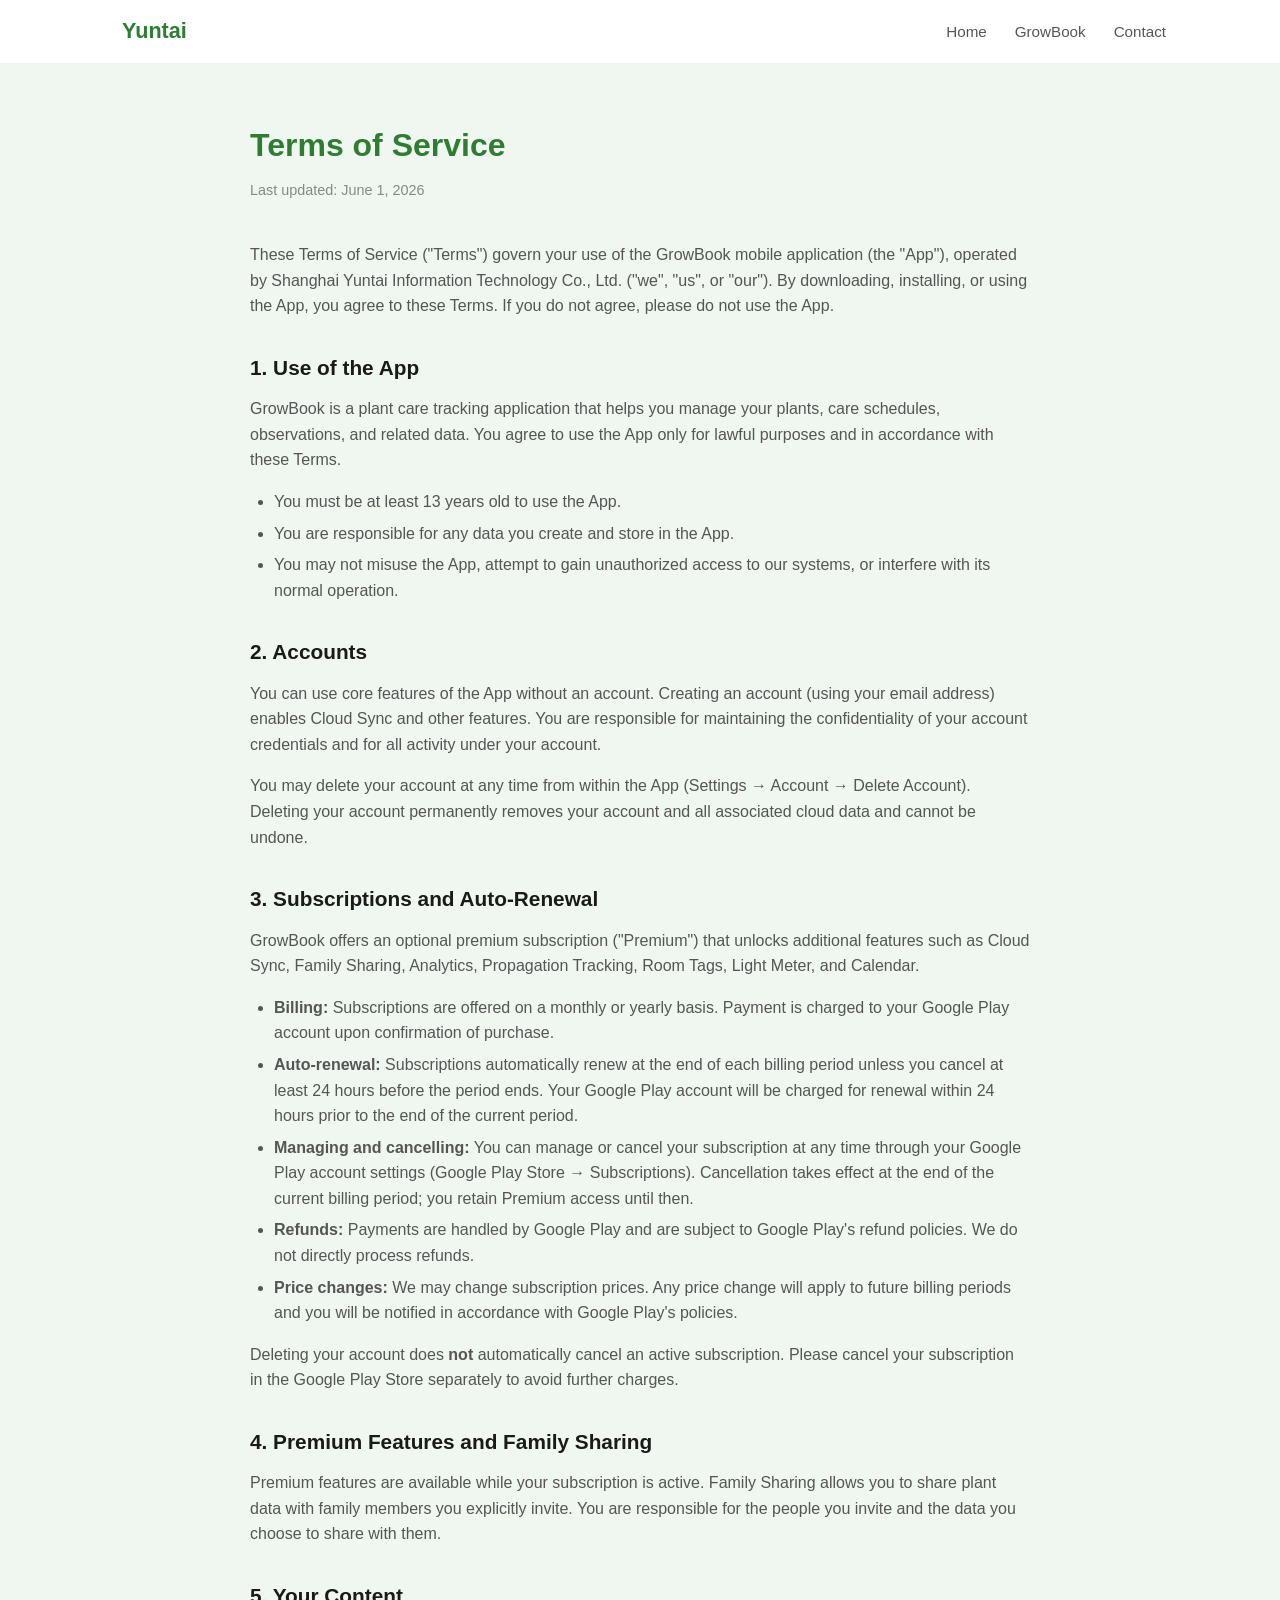
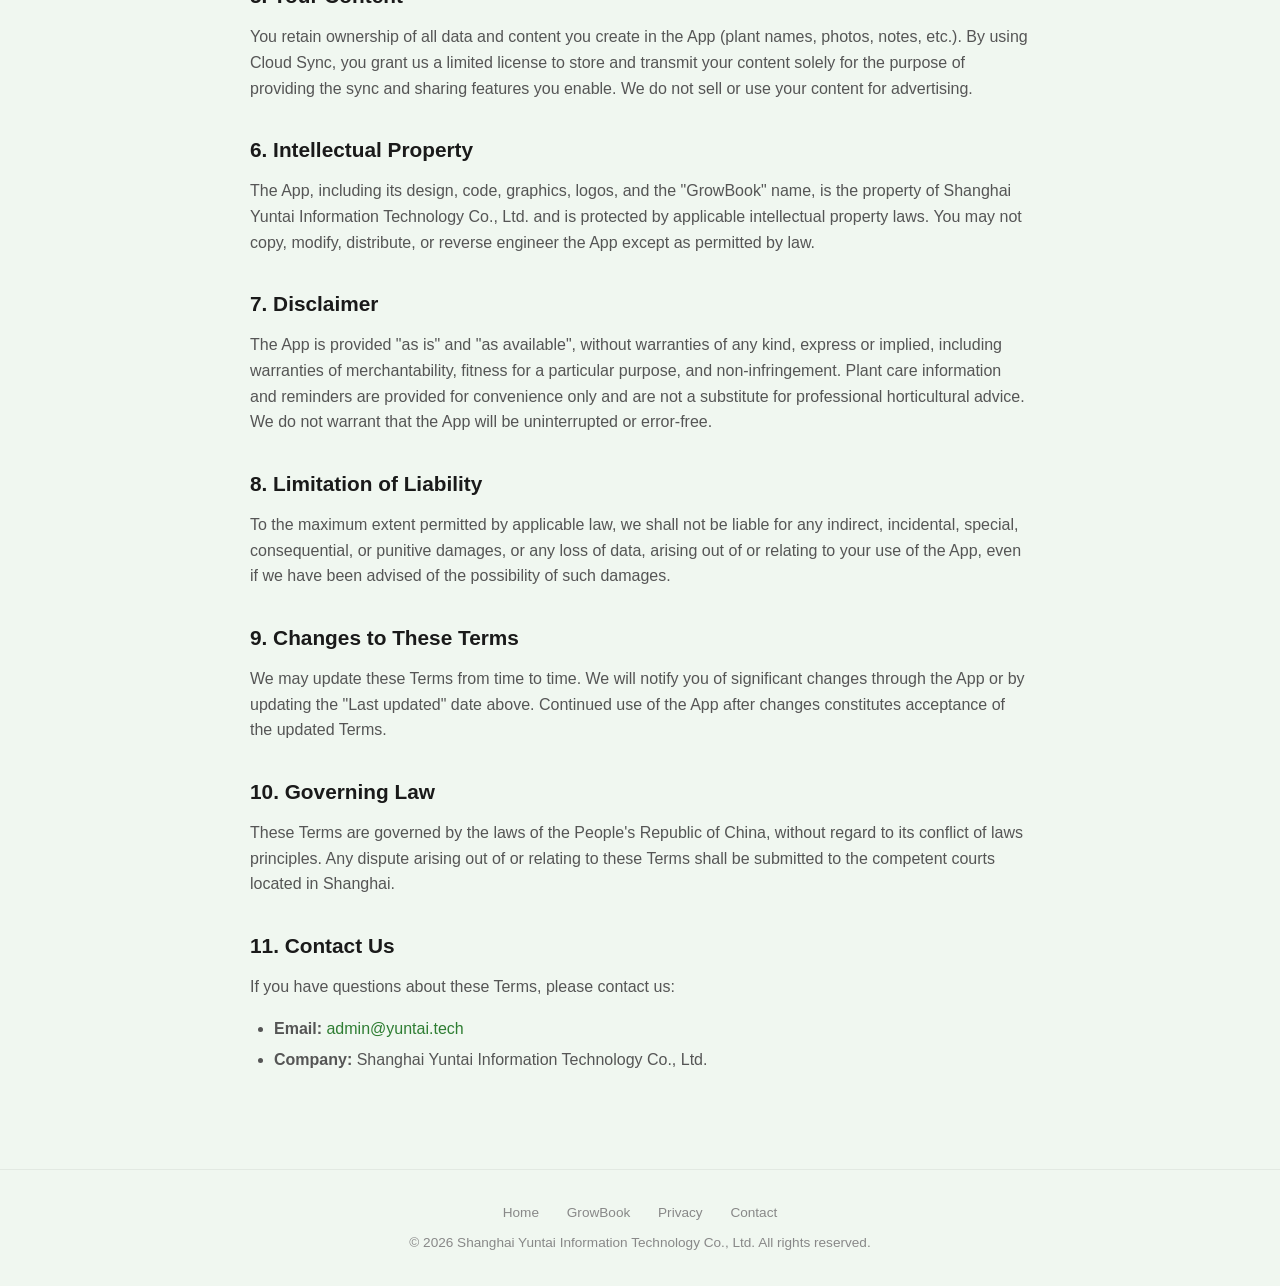
<file: growbook/terms.html>
<!DOCTYPE html>
<html lang="en">
<head>
  <meta charset="UTF-8">
  <meta name="viewport" content="width=device-width, initial-scale=1.0">
  <title>Terms of Service — GrowBook</title>
  <meta name="description" content="Terms of Service for GrowBook, a plant care tracking application by Shanghai Yuntai Information Technology Co., Ltd.">
  <link rel="canonical" href="https://yuntai.tech/growbook/terms.html">
  <link rel="stylesheet" href="../css/style.css">
  <link rel="icon" href="../assets/images/growbook_icon.png" type="image/png">
</head>
<body>

<nav class="nav">
  <div class="container">
    <a href="../index.html" class="nav-brand">
      <svg viewBox="0 0 28 28" fill="none"><circle cx="14" cy="14" r="13" stroke="#2E7D32" stroke-width="2"/><path d="M14 7v10M10 12l4-5 4 5" stroke="#43A047" stroke-width="2" stroke-linecap="round" stroke-linejoin="round"/><path d="M9 20c2-2 4-3 5-3s3 1 5 3" stroke="#2E7D32" stroke-width="2" stroke-linecap="round"/></svg>
      Yuntai
    </a>
    <button class="nav-toggle" aria-label="Menu">
      <span></span><span></span><span></span>
    </button>
    <ul class="nav-links">
      <li><a href="../index.html">Home</a></li>
      <li><a href="index.html">GrowBook</a></li>
      <li><a href="mailto:admin@yuntai.tech">Contact</a></li>
    </ul>
  </div>
</nav>

<div class="page-content container">

  <h1>Terms of Service</h1>
  <p class="last-updated">Last updated: June 1, 2026</p>

  <p>These Terms of Service ("Terms") govern your use of the GrowBook mobile application (the "App"), operated by Shanghai Yuntai Information Technology Co., Ltd. ("we", "us", or "our"). By downloading, installing, or using the App, you agree to these Terms. If you do not agree, please do not use the App.</p>

  <h2>1. Use of the App</h2>
  <p>GrowBook is a plant care tracking application that helps you manage your plants, care schedules, observations, and related data. You agree to use the App only for lawful purposes and in accordance with these Terms.</p>
  <ul>
    <li>You must be at least 13 years old to use the App.</li>
    <li>You are responsible for any data you create and store in the App.</li>
    <li>You may not misuse the App, attempt to gain unauthorized access to our systems, or interfere with its normal operation.</li>
  </ul>

  <h2>2. Accounts</h2>
  <p>You can use core features of the App without an account. Creating an account (using your email address) enables Cloud Sync and other features. You are responsible for maintaining the confidentiality of your account credentials and for all activity under your account.</p>
  <p>You may delete your account at any time from within the App (Settings → Account → Delete Account). Deleting your account permanently removes your account and all associated cloud data and cannot be undone.</p>

  <h2>3. Subscriptions and Auto-Renewal</h2>
  <p>GrowBook offers an optional premium subscription ("Premium") that unlocks additional features such as Cloud Sync, Family Sharing, Analytics, Propagation Tracking, Room Tags, Light Meter, and Calendar.</p>
  <ul>
    <li><strong>Billing:</strong> Subscriptions are offered on a monthly or yearly basis. Payment is charged to your Google Play account upon confirmation of purchase.</li>
    <li><strong>Auto-renewal:</strong> Subscriptions automatically renew at the end of each billing period unless you cancel at least 24 hours before the period ends. Your Google Play account will be charged for renewal within 24 hours prior to the end of the current period.</li>
    <li><strong>Managing and cancelling:</strong> You can manage or cancel your subscription at any time through your Google Play account settings (Google Play Store → Subscriptions). Cancellation takes effect at the end of the current billing period; you retain Premium access until then.</li>
    <li><strong>Refunds:</strong> Payments are handled by Google Play and are subject to Google Play's refund policies. We do not directly process refunds.</li>
    <li><strong>Price changes:</strong> We may change subscription prices. Any price change will apply to future billing periods and you will be notified in accordance with Google Play's policies.</li>
  </ul>
  <p>Deleting your account does <strong>not</strong> automatically cancel an active subscription. Please cancel your subscription in the Google Play Store separately to avoid further charges.</p>

  <h2>4. Premium Features and Family Sharing</h2>
  <p>Premium features are available while your subscription is active. Family Sharing allows you to share plant data with family members you explicitly invite. You are responsible for the people you invite and the data you choose to share with them.</p>

  <h2>5. Your Content</h2>
  <p>You retain ownership of all data and content you create in the App (plant names, photos, notes, etc.). By using Cloud Sync, you grant us a limited license to store and transmit your content solely for the purpose of providing the sync and sharing features you enable. We do not sell or use your content for advertising.</p>

  <h2>6. Intellectual Property</h2>
  <p>The App, including its design, code, graphics, logos, and the "GrowBook" name, is the property of Shanghai Yuntai Information Technology Co., Ltd. and is protected by applicable intellectual property laws. You may not copy, modify, distribute, or reverse engineer the App except as permitted by law.</p>

  <h2>7. Disclaimer</h2>
  <p>The App is provided "as is" and "as available", without warranties of any kind, express or implied, including warranties of merchantability, fitness for a particular purpose, and non-infringement. Plant care information and reminders are provided for convenience only and are not a substitute for professional horticultural advice. We do not warrant that the App will be uninterrupted or error-free.</p>

  <h2>8. Limitation of Liability</h2>
  <p>To the maximum extent permitted by applicable law, we shall not be liable for any indirect, incidental, special, consequential, or punitive damages, or any loss of data, arising out of or relating to your use of the App, even if we have been advised of the possibility of such damages.</p>

  <h2>9. Changes to These Terms</h2>
  <p>We may update these Terms from time to time. We will notify you of significant changes through the App or by updating the "Last updated" date above. Continued use of the App after changes constitutes acceptance of the updated Terms.</p>

  <h2>10. Governing Law</h2>
  <p>These Terms are governed by the laws of the People's Republic of China, without regard to its conflict of laws principles. Any dispute arising out of or relating to these Terms shall be submitted to the competent courts located in Shanghai.</p>

  <h2>11. Contact Us</h2>
  <p>If you have questions about these Terms, please contact us:</p>
  <ul>
    <li><strong>Email:</strong> <a href="mailto:admin@yuntai.tech">admin@yuntai.tech</a></li>
    <li><strong>Company:</strong> Shanghai Yuntai Information Technology Co., Ltd.</li>
  </ul>

</div>

<footer class="footer">
  <div class="container">
    <div class="footer-links">
      <a href="../index.html">Home</a>
      <a href="index.html">GrowBook</a>
      <a href="privacy.html">Privacy</a>
      <a href="mailto:admin@yuntai.tech">Contact</a>
    </div>
    <p>&copy; 2026 Shanghai Yuntai Information Technology Co., Ltd. All rights reserved.</p>
  </div>
</footer>

<script src="../js/main.js"></script>
</body>
</html>
</file>
<file: css/style.css>
:root {
  --primary: #43A047;
  --primary-dark: #2E7D32;
  --primary-light: #A5D6A7;
  --bg: #F0F7F0;
  --bg-white: #FFFFFF;
  --text: #1a1a1a;
  --text-light: #555;
  --text-muted: #888;
  --shadow: 0 2px 12px rgba(0,0,0,0.08);
  --shadow-hover: 0 6px 24px rgba(0,0,0,0.12);
  --radius: 12px;
  --max-width: 1100px;
  --nav-height: 64px;
}

* { margin: 0; padding: 0; box-sizing: border-box; }

html { scroll-behavior: smooth; }

body {
  font-family: -apple-system, BlinkMacSystemFont, "Segoe UI", Roboto, "Helvetica Neue", Arial, sans-serif;
  color: var(--text);
  background: var(--bg);
  line-height: 1.6;
  -webkit-font-smoothing: antialiased;
}

a { color: var(--primary-dark); text-decoration: none; transition: color 0.2s; }
a:hover { color: var(--primary); }

img { max-width: 100%; height: auto; }

.container { max-width: var(--max-width); margin: 0 auto; padding: 0 24px; }

/* ── Nav ── */
.nav {
  position: fixed; top: 0; left: 0; right: 0; z-index: 100;
  height: var(--nav-height);
  background: rgba(255,255,255,0.92);
  backdrop-filter: blur(12px);
  border-bottom: 1px solid rgba(0,0,0,0.06);
  transition: box-shadow 0.3s;
}
.nav.scrolled { box-shadow: 0 2px 16px rgba(0,0,0,0.08); }
.nav .container {
  display: flex; align-items: center; justify-content: space-between;
  height: 100%;
}
.nav-brand {
  font-size: 1.35rem; font-weight: 700; color: var(--primary-dark);
  display: flex; align-items: center; gap: 8px;
}
.nav-brand .nav-logo { width: 32px; height: 32px; object-fit: contain; }
.brand-text { display: inline-flex; align-items: baseline; gap: 6px; }
.nav-links { display: flex; gap: 28px; list-style: none; }
.nav-links a {
  font-size: 0.95rem; font-weight: 500; color: var(--text-light);
  padding: 6px 0; position: relative;
}
.nav-links a:hover,
.nav-links a.active { color: var(--primary-dark); }
.nav-links a::after {
  content: ""; position: absolute; bottom: 0; left: 0; width: 0; height: 2px;
  background: var(--primary); transition: width 0.2s;
}
.nav-links a:hover::after,
.nav-links a.active::after { width: 100%; }

.nav-toggle { display: none; background: none; border: none; cursor: pointer; padding: 8px; }
.nav-toggle span {
  display: block; width: 22px; height: 2px; background: var(--text);
  margin: 5px 0; transition: 0.3s;
}

/* ── Hero ── */
.hero {
  padding: 140px 0 80px;
  text-align: center;
}
.hero h1 {
  font-size: 2.8rem; font-weight: 800; color: var(--primary-dark);
  margin-bottom: 16px; letter-spacing: -0.5px;
}
.hero p,
.hero .hero-tagline {
  font-size: 1.15rem; color: var(--text-light);
  max-width: 640px; margin: 0 auto 32px;
}
.hero-meta { margin-top: 8px; }

/* ── Category Sections ── */
.category-section { padding: 60px 0; }
.category-section.alt { background: var(--bg-white); }
.section-head {
  text-align: center; max-width: 640px; margin: 0 auto 40px;
}
.section-head h2 {
  font-size: 1.8rem; font-weight: 700; margin-bottom: 10px; color: var(--text);
  display: inline-flex; align-items: baseline; gap: 10px; justify-content: center;
}
.section-zh {
  font-size: 1rem; font-weight: 500; color: var(--text-muted);
  letter-spacing: 1px;
}
.section-desc {
  font-size: 0.98rem; color: var(--text-light); margin: 0;
}
.empty-state {
  text-align: center; padding: 40px 24px;
  background: var(--bg); border-radius: var(--radius);
  color: var(--text-light); font-size: 0.95rem;
}
.empty-state a { font-weight: 600; }

/* ── App Cards (main page) ── */
.apps-section { padding: 40px 0 80px; }
.apps-section h2 {
  text-align: center; font-size: 1.8rem; font-weight: 700;
  margin-bottom: 40px; color: var(--text);
}
.apps-grid {
  display: grid; grid-template-columns: repeat(auto-fill, minmax(320px, 1fr));
  gap: 24px;
}
.app-card {
  background: var(--bg-white); border-radius: var(--radius);
  padding: 32px; box-shadow: var(--shadow);
  display: flex; align-items: flex-start; gap: 20px;
  transition: transform 0.2s, box-shadow 0.2s;
  text-decoration: none; color: inherit;
}
.app-card:hover {
  transform: translateY(-4px); box-shadow: var(--shadow-hover); color: inherit;
}
.app-card img {
  width: 72px; height: 72px; border-radius: 16px;
  flex-shrink: 0;
}
.app-card img.app-icon-contain {
  object-fit: contain;
  background: #fff;
  padding: 6px;
  box-shadow: inset 0 0 0 1px rgba(0,0,0,0.05);
}
.app-card.app-card-static { cursor: default; }
.app-card.app-card-static:hover { transform: none; box-shadow: var(--shadow); }
.app-icon-text {
  width: 72px; height: 72px; border-radius: 16px;
  background: var(--icon-bg, var(--primary));
  flex-shrink: 0;
  display: flex; align-items: center; justify-content: center;
  font-size: 2rem; line-height: 1;
  box-shadow: 0 2px 8px rgba(0,0,0,0.1);
}
.app-card h3 { font-size: 1.2rem; margin-bottom: 6px; }
.app-card h3 .title-en {
  font-size: 0.85rem; font-weight: 500; color: var(--text-muted);
  margin-left: 6px; letter-spacing: 0.5px;
}
.app-card p { font-size: 0.92rem; color: var(--text-light); margin-bottom: 12px; }
.app-card .badge {
  display: inline-block; font-size: 0.75rem; font-weight: 600;
  padding: 3px 10px; border-radius: 20px;
  background: var(--primary-light); color: var(--primary-dark);
}
.badge.badge-live { background: #d4f5dd; color: #14803c; }
.badge.badge-soon { background: #fff0c2; color: #8a5a00; }

/* ── App Detail Hero ── */
.app-hero {
  padding: 140px 0 60px;
  text-align: center;
}
.app-hero img {
  width: 120px; height: 120px; border-radius: 28px;
  box-shadow: 0 4px 20px rgba(67,160,71,0.25);
  margin-bottom: 24px;
}
.app-hero h1 {
  font-size: 2.4rem; font-weight: 800; color: var(--primary-dark);
  margin-bottom: 12px;
}
.app-hero .tagline {
  font-size: 1.15rem; color: var(--text-light);
  max-width: 500px; margin: 0 auto 32px;
}
.btn {
  display: inline-flex; align-items: center; gap: 8px;
  padding: 14px 32px; border-radius: 50px;
  font-size: 1rem; font-weight: 600;
  transition: transform 0.2s, box-shadow 0.2s;
  border: none; cursor: pointer;
}
.btn-primary {
  background: var(--primary); color: #fff;
  box-shadow: 0 4px 16px rgba(67,160,71,0.3);
}
.btn-primary:hover {
  transform: translateY(-2px); color: #fff;
  box-shadow: 0 6px 24px rgba(67,160,71,0.4);
}
.btn svg { width: 20px; height: 20px; }

/* ── Features ── */
.features { padding: 60px 0; }
.features h2 {
  text-align: center; font-size: 1.8rem; font-weight: 700;
  margin-bottom: 12px;
}
.features .subtitle {
  text-align: center; color: var(--text-light);
  margin-bottom: 48px; font-size: 1rem;
}
.features-grid {
  display: grid; grid-template-columns: repeat(3, 1fr);
  gap: 24px;
}
.feature-card {
  background: var(--bg-white); border-radius: var(--radius);
  padding: 28px; box-shadow: var(--shadow);
  text-align: center; transition: transform 0.2s;
}
.feature-card:hover { transform: translateY(-3px); }
.feature-icon {
  width: 56px; height: 56px; border-radius: 14px;
  display: inline-flex; align-items: center; justify-content: center;
  margin-bottom: 16px; font-size: 1.6rem;
}
.feature-card h3 { font-size: 1.05rem; margin-bottom: 8px; }
.feature-card p { font-size: 0.88rem; color: var(--text-light); }

/* ── Premium ── */
.premium {
  padding: 60px 0;
  background: linear-gradient(135deg, var(--primary-dark) 0%, var(--primary) 100%);
  color: #fff; margin: 40px 0;
  border-radius: var(--radius);
}
.premium h2 { text-align: center; font-size: 1.8rem; margin-bottom: 12px; }
.premium .subtitle { text-align: center; opacity: 0.85; margin-bottom: 48px; }
.premium-grid {
  display: grid; grid-template-columns: repeat(auto-fill, minmax(220px, 1fr));
  gap: 20px;
}
.premium-item {
  background: rgba(255,255,255,0.12); border-radius: 10px;
  padding: 24px; backdrop-filter: blur(4px);
  border: 1px solid rgba(255,255,255,0.15);
}
.premium-item h3 { font-size: 1rem; margin-bottom: 6px; }
.premium-item p { font-size: 0.85rem; opacity: 0.8; }

/* ── Languages ── */
.languages { padding: 60px 0; text-align: center; }
.languages h2 { font-size: 1.8rem; margin-bottom: 32px; }
.lang-tags { display: flex; flex-wrap: wrap; justify-content: center; gap: 10px; }
.lang-tag {
  padding: 8px 18px; border-radius: 20px;
  background: var(--bg-white); box-shadow: var(--shadow);
  font-size: 0.88rem; font-weight: 500; color: var(--text);
}

/* ── CTA ── */
.cta {
  padding: 80px 0; text-align: center;
}
.cta h2 { font-size: 1.8rem; margin-bottom: 16px; }
.cta p { color: var(--text-light); margin-bottom: 32px; }
.cta-links { margin-top: 20px; }
.cta-links a { font-size: 0.9rem; color: var(--text-muted); margin: 0 12px; }
.cta-links a:hover { color: var(--primary); }

/* ── Footer ── */
.footer {
  padding: 32px 0; border-top: 1px solid rgba(0,0,0,0.06);
  text-align: center; font-size: 0.85rem; color: var(--text-muted);
}
.footer a { color: var(--text-muted); }
.footer a:hover { color: var(--primary); }
.footer-links { margin-bottom: 8px; }
.footer-links a { margin: 0 12px; }

/* ── Privacy page ── */
.page-content {
  padding: 120px 0 80px;
  max-width: 780px; margin: 0 auto;
}
.page-content h1 {
  font-size: 2rem; font-weight: 700; margin-bottom: 8px;
  color: var(--primary-dark);
}
.page-content .last-updated {
  color: var(--text-muted); font-size: 0.9rem; margin-bottom: 40px;
}
.page-content h2 {
  font-size: 1.3rem; font-weight: 600; margin: 32px 0 12px;
  color: var(--text);
}
.page-content p,
.page-content ul {
  color: var(--text-light); margin-bottom: 16px;
}
.page-content ul { padding-left: 24px; }
.page-content li { margin-bottom: 6px; }

/* ── Animations ── */
.fade-in {
  opacity: 0; transform: translateY(20px);
  transition: opacity 0.6s ease, transform 0.6s ease;
}
.fade-in.visible { opacity: 1; transform: translateY(0); }

/* ── Responsive ── */
@media (max-width: 768px) {
  .hero h1 { font-size: 2rem; }
  .app-hero h1 { font-size: 1.8rem; }
  .features-grid { grid-template-columns: 1fr; }
  .premium-grid { grid-template-columns: 1fr 1fr; }

  .nav-links {
    display: none; position: absolute; top: var(--nav-height);
    left: 0; right: 0; background: #fff;
    flex-direction: column; padding: 16px 24px; gap: 8px;
    box-shadow: 0 8px 24px rgba(0,0,0,0.08);
  }
  .nav-links.open { display: flex; }
  .nav-toggle { display: block; }
}

@media (max-width: 480px) {
  .hero h1 { font-size: 1.6rem; }
  .hero { padding: 120px 0 60px; }
  .apps-grid { grid-template-columns: 1fr; }
  .premium-grid { grid-template-columns: 1fr; }
  .app-card { padding: 24px; }
}
</file>
